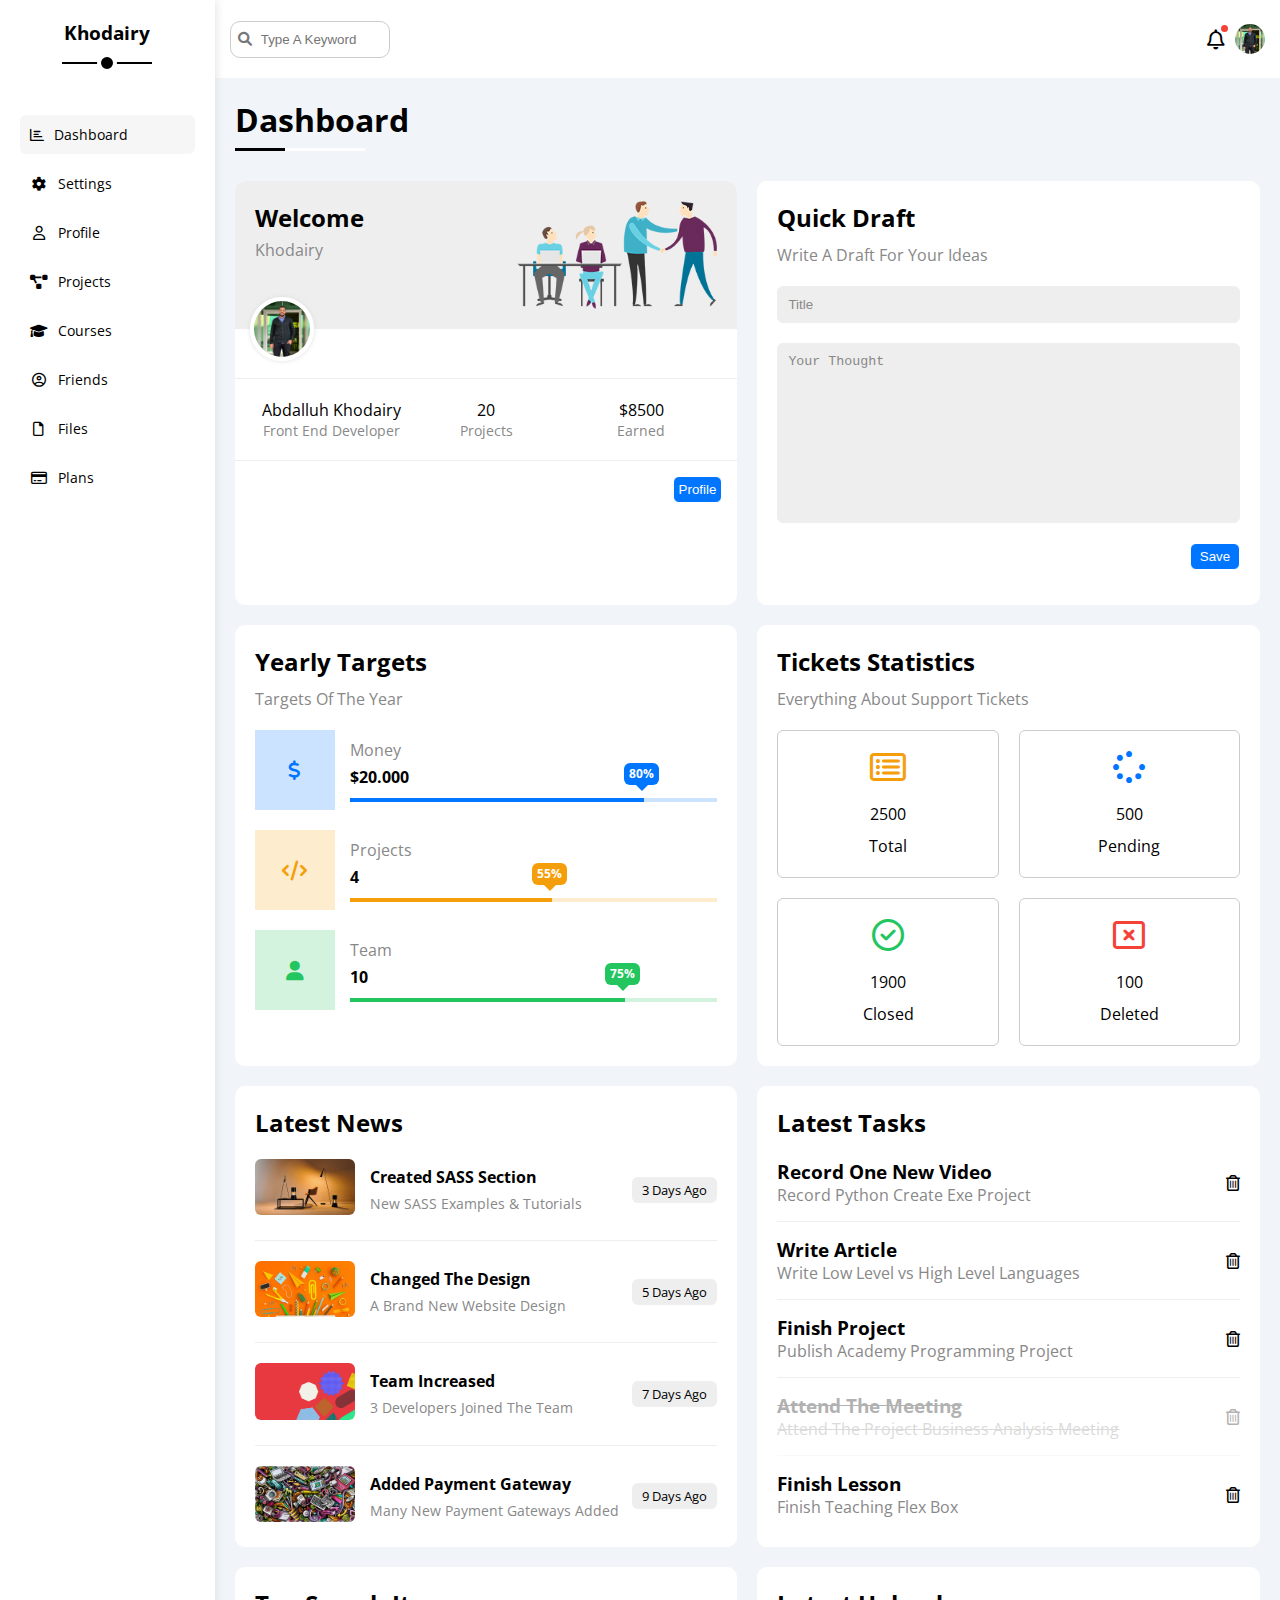
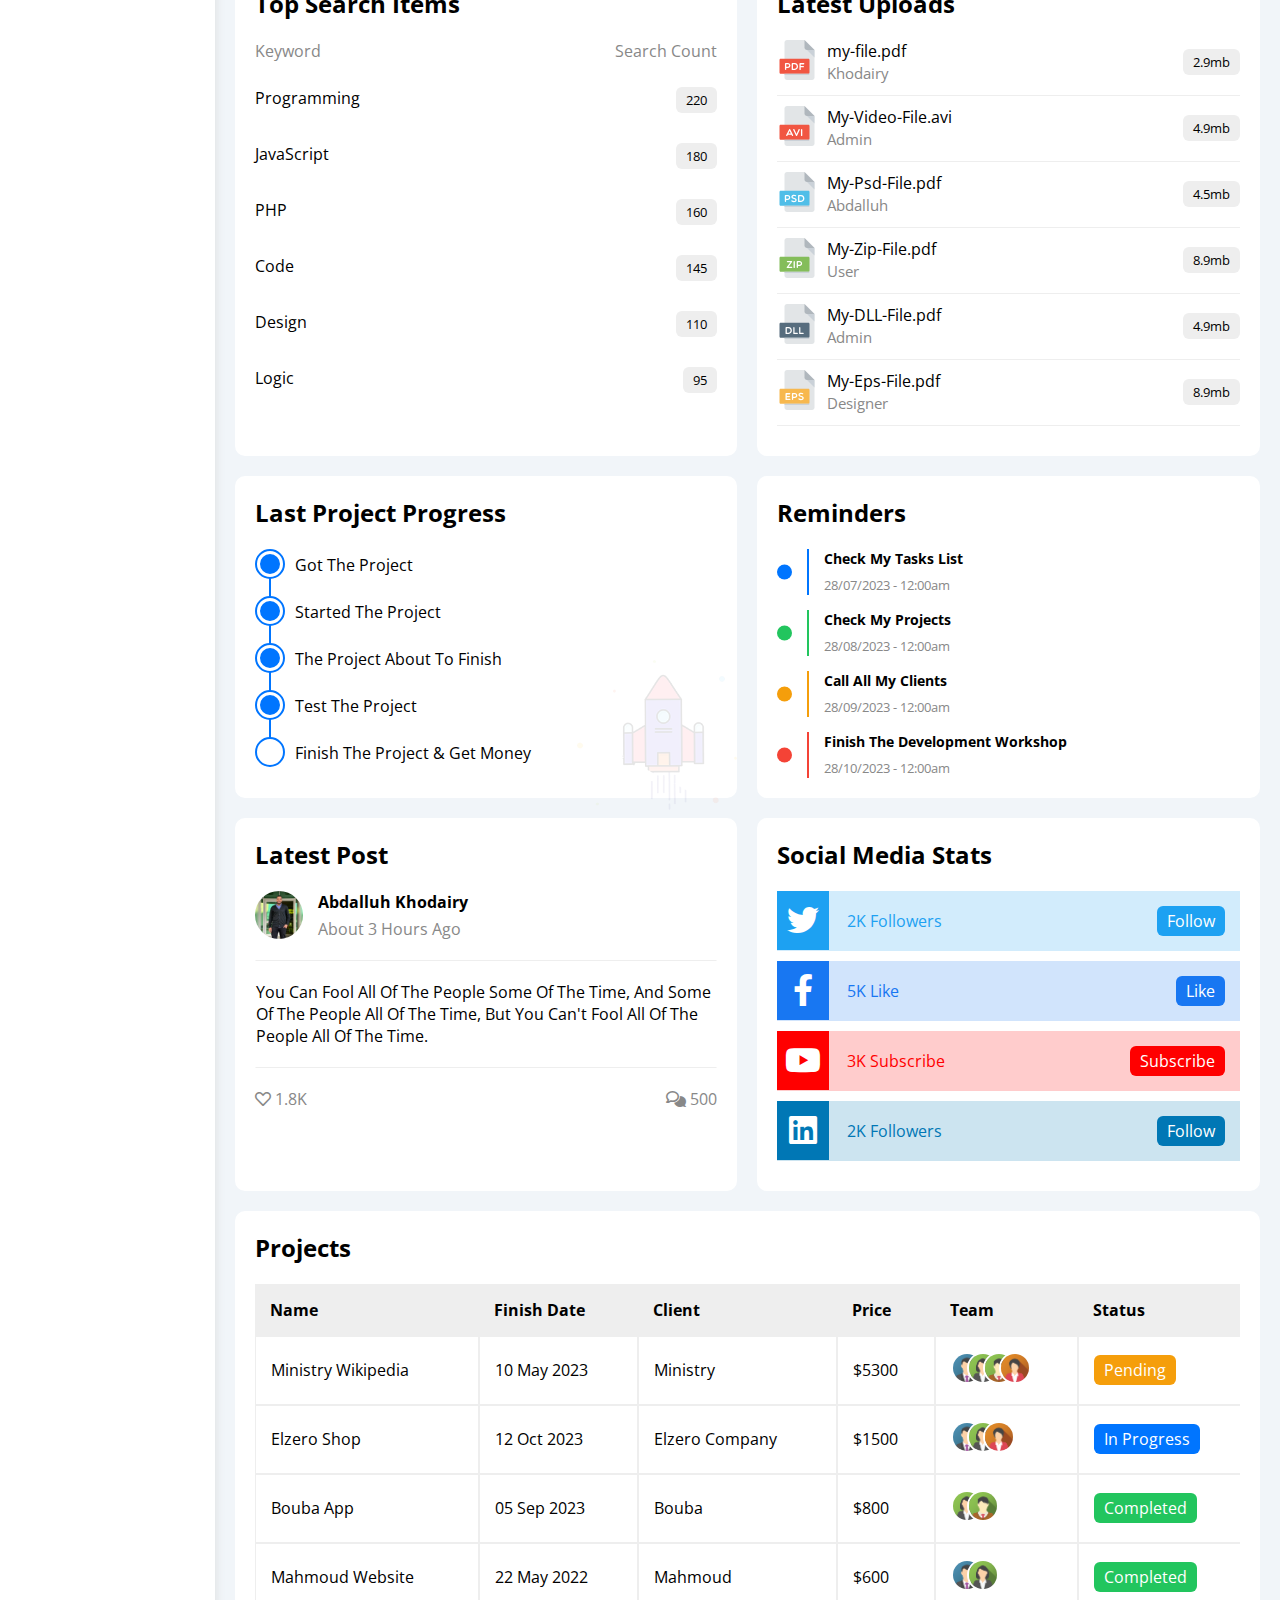
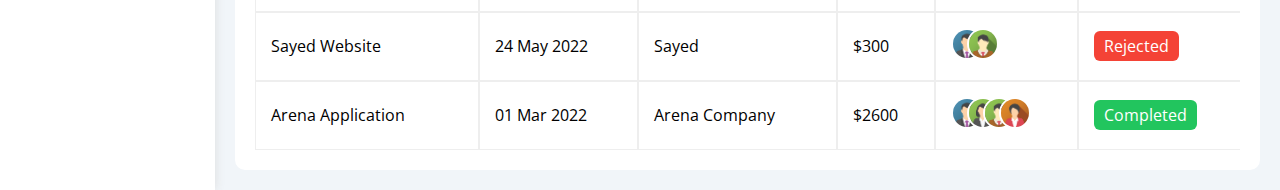
<file: index.html>
<!DOCTYPE html>
<html lang="en">

<head>
    <meta charset="UTF-8">
    <meta name="viewport" content="width=device-width, initial-scale=1.0">
    <link rel="stylesheet" href="css/framework.css">
    <link rel="stylesheet" href="css/main.css">
    <link rel="stylesheet" href="css/all.min.css">
    <link rel="stylesheet" href="css/all.css">
    <title>Dashboard</title>
    <link rel="preconnect" href="https://fonts.googleapis.com">
    <link rel="preconnect" href="https://fonts.gstatic.com" crossorigin>
    <link
        href="https://fonts.googleapis.com/css2?family=Open+Sans:ital,wght@0,300;0,400;0,500;0,600;0,700;0,800;1,300;1,400;1,500;1,600;1,700;1,800&display=swap"
        rel="stylesheet">
</head>

<body>
    <div class="page d-flex">
        <div class="sidebar bg-white p-20 p-relative">
            <h3 class="p-relative mt-0 txt-c">Khodairy</h3>
            <ul>
                <li>
                    <a href="index.html" class="active d-flex align-center c-black rad-6 p-10 fs-14">
                        <i class="fa-regular fa-chart-bar"></i>
                        <span class="hide-media">Dashboard</span>
                    </a>
                </li>
                <li>
                    <a href="settings.html" class="d-flex align-center c-black rad-6 p-10 fs-14">
                        <i class="fa-solid fa-gear fa-fw"></i>
                        <span class="hide-media">Settings</span>
                    </a>
                </li>
                <li>
                    <a href="profile.html" class="d-flex align-center c-black rad-6 p-10 fs-14">
                        <i class="fa-regular fa-user fa-fw"></i>
                        <span class="hide-media">Profile</span>
                    </a>
                </li>
                <li>
                    <a href="projects.html" class="d-flex align-center c-black rad-6 p-10 fs-14">
                        <i class="fa-solid fa-diagram-project fa-fw"></i>
                        <span class="hide-media">Projects</span>
                    </a>
                </li>
                <li>
                    <a href="courses.html" class="d-flex align-center c-black rad-6 p-10 fs-14">
                        <i class="fa-solid fa-graduation-cap fa-fw"></i>
                        <span class="hide-media">Courses</span>
                    </a>
                </li>
                <li>
                    <a href="friends.html" class="d-flex align-center c-black rad-6 p-10 fs-14">
                        <i class="fa-regular fa-circle-user fa-fw"></i>
                        <span class="hide-media">Friends</span>
                    </a>
                </li>
                <li>
                    <a href="files.html" class="d-flex align-center c-black rad-6 p-10 fs-14">
                        <i class="fa-regular fa-file fa-fw"></i>
                        <span class="hide-media">Files</span>
                    </a>
                </li>
                <li>
                    <a href="plans.html" class="d-flex align-center c-black rad-6 p-10 fs-14">
                        <i class="fa-regular fa-credit-card fa-fw"></i>
                        <span class="hide-media">Plans</span>
                    </a>
                </li>
            </ul>
        </div>
        <div class="content w-full">
            <!-- Start head -->
            <div class="head between-flex bg-white p-15">
                <div class="search">
                    <input type="search" class="p-10" placeholder="Type A Keyword">
                </div>
                <div class="icon d-flex align-center">
                    <span>
                        <i class="fa-regular fa-bell fa-lg"></i>
                    </span>
                    <img src="./images/avatar.jpg" alt="">
                </div>
            </div>
            <!-- End head -->
            <h1 class="p-relative">Dashboard</h1>
            <div class="wrapper d-grid gap-20">
                <div class="welcome bg-white rad-10 txt-c-mobile block-mobile">
                    <div class="upper p-20 d-flex space-b">
                        <div class="name">
                            <h2>Welcome</h2>
                            <p>Khodairy</p>
                        </div>
                        <img class="hide-media" src="./images/welcome.png">
                    </div>
                    <img class="image" src="./images/avatar.jpg">
                    <div class="info d-flex p-10">
                        <div>
                            Abdalluh Khodairy
                            <span class="d-block">Front End Developer</span>
                        </div>
                        <div>
                            20
                            <span class="d-block">Projects</span>
                        </div>
                        <div>
                            $8500
                            <span class="d-block">Earned</span>
                        </div>
                    </div>
                    <button>Profile</button>
                </div>
                <div class="quick bg-white rad-10 txt-c-mobile block-mobile p-20">
                    <div class="name">
                        <h2>Quick Draft</h2>
                        <p>Write A Draft For Your Ideas</p>
                    </div>
                    <div class="form">
                        <form>
                            <input class="rad-6" type="text" placeholder="Title">
                            <textarea class="rad-6" placeholder="Your Thought"></textarea>
                            <input type="submite" value="Save">
                        </form>
                    </div>
                </div>
                <div class="yearly-targets bg-white rad-10 txt-c-mobile block-mobile p-20">
                    <h2>Yearly Targets</h2>
                    <p>Targets Of The Year</p>
                    <div class="boxs">
                        <div class="box d-flex">
                            <div class="logo flex-center">
                                <i class="fa-solid fa-dollar-sign fa-lg"></i>
                            </div>
                            <div class="info">
                                <p>Money</p>
                                <span class="d-block">$20.000</span>
                                <div class="progress">
                                    <span style="width: 80%;"></span>
                                </div>
                            </div>
                        </div>
                        <div class="box d-flex">
                            <div class="logo flex-center">
                                <i class="fa-solid fa-code fa-lg c-orange"></i>
                            </div>
                            <div class="info">
                                <p>Projects</p>
                                <span class="d-block">4</span>
                                <div class="progress">
                                    <span style="width: 55%;"></span>
                                </div>
                            </div>
                        </div>
                        <div class="box d-flex">
                            <div class="logo flex-center">
                                <i class="fa-solid fa-user fa-lg c-green"></i>
                            </div>
                            <div class="info">
                                <p>Team</p>
                                <span class="d-block">10</span>
                                <div class="progress">
                                    <span style="width: 75%;"></span>
                                </div>
                            </div>
                        </div>
                    </div>
                </div>
                <div class="tickets-statistics bg-white rad-10 txt-c-mobile block-mobile p-20">
                    <h2>Tickets Statistics</h2>
                    <p>Everything About Support Tickets</p>
                    <div class="boxs d-grid">
                        <div class="box d-flex">
                            <i class="fa-regular fa-rectangle-list fa-2x mb-10 c-orange"></i>
                            <span>2500</span>
                            Total
                        </div>
                        <div class="box d-flex">
                            <i class="fa-solid fa-spinner fa-2x mb-10 c-blue"></i>
                            <span>500</span>
                            Pending
                        </div>
                        <div class="box d-flex">
                            <i class="fa-regular fa-circle-check fa-2x mb-10 c-green"></i>
                            <span>1900</span>
                            Closed
                        </div>
                        <div class="box d-flex">
                            <i class="fa-regular fa-rectangle-xmark fa-2x mb-10 c-red"></i>
                            <span>100</span>
                            Deleted
                        </div>
                    </div>
                </div>
                <div class="latest-news bg-white rad-10 txt-c-mobile block-mobile p-20">
                    <h2>Latest News</h2>
                    <div class="boxs d-flex">
                        <div class="box d-flex">
                            <div class="image">
                                <img src="images/news-01.png">
                            </div>
                            <div class="info">
                                <h3>Created SASS Section</h3>
                                <p>New SASS Examples & Tutorials</p>
                            </div>
                            <div class="button shape bg-eee">3 Days Ago</div>
                        </div>
                        <div class="box d-flex">
                            <div class="image">
                                <img src="images/news-02.png">
                            </div>
                            <div class="info">
                                <h3>Changed The Design</h3>
                                <p>A Brand New Website Design</p>
                            </div>
                            <div class="button shape bg-eee">5 Days Ago</div>
                        </div>
                        <div class="box d-flex">
                            <div class="image">
                                <img src="images/news-03.png">
                            </div>
                            <div class="info">
                                <h3>Team Increased</h3>
                                <p>3 Developers Joined The Team</p>
                            </div>
                            <div class="button shape bg-eee">7 Days Ago</div>
                        </div>
                        <div class="box d-flex">
                            <div class="image">
                                <img src="images/news-04.png">
                            </div>
                            <div class="info">
                                <h3>Added Payment Gateway</h3>
                                <p>Many New Payment Gateways Added</p>
                            </div>
                            <div class="button shape bg-eee">9 Days Ago</div>
                        </div>
                    </div>
                </div>
                <div class="latest-tasks bg-white rad-10 txt-c-mobile block-mobile p-20">
                    <h2>Latest Tasks</h2>
                    <div class="boxs d-flex">
                        <div class="box d-flex">
                            <div class="info">
                                <h3>Record One New Video</h3>
                                <p>Record Python Create Exe Project</p>
                            </div>
                            <div class="logo">
                                <i class="fa-regular fa-trash-can delete"></i>
                            </div>
                        </div>
                        <div class="box d-flex">
                            <div class="info">
                                <h3>Write Article</h3>
                                <p>Write Low Level vs High Level Languages</p>
                            </div>
                            <div class="logo">
                                <i class="fa-regular fa-trash-can delete"></i>
                            </div>
                        </div>
                        <div class="box d-flex">
                            <div class="info">
                                <h3>Finish Project</h3>
                                <p>Publish Academy Programming Project</p>
                            </div>
                            <div class="logo">
                                <i class="fa-regular fa-trash-can delete"></i>
                            </div>
                        </div>
                        <div class="box d-flex">
                            <div class="info">
                                <h3><del>Attend The Meeting</del></h3>
                                <p><del>Attend The Project Business Analysis Meeting</del></p>
                            </div>
                            <div class="logo">
                                <i class="fa-regular fa-trash-can delete"></i>
                            </div>
                        </div>
                        <div class="box d-flex">
                            <div class="info">
                                <h3>Finish Lesson</h3>
                                <p>Finish Teaching Flex Box</p>
                            </div>
                            <div class="logo">
                                <i class="fa-regular fa-trash-can delete"></i>
                            </div>
                        </div>
                    </div>
                </div>
                <div class="top-search-items bg-white rad-10 txt-c-mobile block-mobile p-20">
                    <h2>Top Search Items</h2>
                    <div class="boxs d-flex">
                        <div class="box d-flex">
                            <div>Keyword</div>
                            <div>Search Count</div>
                        </div>
                        <div class="box d-flex">
                            <span>Programming</span>
                            <span class="shape bg-eee">220</span>
                        </div>
                        <div class="box d-flex">
                            <span>JavaScript</span>
                            <span class="shape bg-eee">180</span>
                        </div>
                        <div class="box d-flex">
                            <span>PHP</span>
                            <span class="shape bg-eee">160</span>
                        </div>
                        <div class="box d-flex">
                            <span>Code</span>
                            <span class="shape bg-eee">145</span>
                        </div>
                        <div class="box d-flex">
                            <span>Design</span>
                            <span class="shape bg-eee">110</span>
                        </div>
                        <div class="box d-flex">
                            <span>Logic</span>
                            <span class="shape bg-eee">95</span>
                        </div>
                    </div>
                </div>
                <div class="latest-uploads bg-white rad-10 txt-c-mobile block-mobile p-20">
                    <h2>Latest Uploads</h2>
                    <div class="boxs d-flex">
                        <div class="box d-flex">
                            <div class="image">
                                <img src="images/pdf.svg" alt="">
                            </div>
                            <div class="info">
                                <span class="d-block">my-file.pdf</span>
                                <span>Khodairy</span>
                            </div>
                            <div class="button shape bg-eee">2.9mb</div>
                        </div>
                        <div class="box d-flex">
                            <div class="image">
                                <img src="images/avi.svg" alt="">
                            </div>
                            <div class="info">
                                <span class="d-block">My-Video-File.avi</span>
                                <span>Admin</span>
                            </div>
                            <div class="button shape bg-eee">4.9mb</div>
                        </div>
                        <div class="box d-flex">
                            <div class="image">
                                <img src="images/psd.svg" alt="">
                            </div>
                            <div class="info">
                                <span class="d-block">My-Psd-File.pdf</span>
                                <span>Abdalluh</span>
                            </div>
                            <div class="button shape bg-eee">4.5mb</div>
                        </div>
                        <div class="box d-flex">
                            <div class="image">
                                <img src="images/zip.svg" alt="">
                            </div>
                            <div class="info">
                                <span class="d-block">My-Zip-File.pdf</span>
                                <span>User</span>
                            </div>
                            <div class="button shape bg-eee">8.9mb</div>
                        </div>
                        <div class="box d-flex">
                            <div class="image">
                                <img src="images/dll.svg" alt="">
                            </div>
                            <div class="info">
                                <span class="d-block">My-DLL-File.pdf</span>
                                <span>Admin</span>
                            </div>
                            <div class="button shape bg-eee">4.9mb</div>
                        </div>
                        <div class="box d-flex">
                            <div class="image">
                                <img src="images/eps.svg" alt="">
                            </div>
                            <div class="info">
                                <span class="d-block">My-Eps-File.pdf</span>
                                <span>Designer</span>
                            </div>
                            <div class="button shape bg-eee">8.9mb</div>
                        </div>
                    </div>
                </div>
                <div class="last-project-progress bg-white rad-10 txt-c-mobile block-mobile p-20">
                    <h2>Last Project Progress</h2>
                    <ul>
                        <li>Got The Project</li>
                        <li>Started The Project</li>
                        <li>The Project About To Finish</li>
                        <li>Test The Project</li>
                        <li>Finish The Project & Get Money</li>
                    </ul>
                    <img class="hide-media" src="images/project.png" alt="">
                </div>
                <div class="reminders bg-white rad-10 txt-c-mobile block-mobile p-20">
                    <h2>Reminders</h2>
                    <ul>
                        <li>
                            <span class="bg-blue"></span>
                            <div style="border-color: #0075ff">
                                <p>Check My Tasks List</p>
                                <span>28/07/2023 - 12:00am</span>
                            </div>
                        </li>
                        <li>
                            <span class="bg-green"></span>
                            <div style="border-color: #22c55e">
                                <p>Check My Projects</p>
                                <span>28/08/2023 - 12:00am</span>
                            </div>
                        </li>
                        <li>
                            <span class="bg-orange"></span>
                            <div style="border-color: #f59e0b">
                                <p>Call All My Clients</p>
                                <span>28/09/2023 - 12:00am</span>
                            </div>
                        </li>
                        <li>
                            <span class="bg-red"></span>
                            <div style="border-color: #f44336">
                                <p>Finish The Development Workshop</p>
                                <span>28/10/2023 - 12:00am</span>
                            </div>
                        </li>
                    </ul>
                </div>
                <div class="latest-post bg-white rad-10 txt-c-mobile block-mobile p-20">
                    <h2 class="mb-20">Latest Post</h2>
                    <div class="h d-flex">
                        <img class="icon" src="images/avatar.jpg">
                        <div>
                            <span class="d-block">Abdalluh Khodairy</span>
                            <span>About 3 Hours Ago</span>
                        </div>
                    </div>
                    <div class="c">
                        You Can Fool All Of The People Some Of The Time, And Some Of The People All Of The Time, But
                        You Can't Fool All Of The People All Of The Time.
                    </div>
                    <div class="f d-flex">
                        <div class="left">
                            <i class="fa-regular fa-heart"></i>
                            <span>1.8K</span>
                        </div>
                        <div class="right">
                            <i class="fa-regular fa-comments"></i>
                            <span>500</span>
                        </div>
                    </div>
                </div>
                <div class="social-media-stats bg-white rad-10 txt-c-mobile block-mobile p-20">
                    <h2 class="mb-20">Social Media Stats</h2>
                    <ul>
                        <li class="twitter">
                            <i class="fa-brands fa-twitter fa-2x flex-center"></i>
                            <div class="box d-flex">
                                <span>2K Followers</span>
                                <a class="shape" href="#">Follow</a>
                            </div>
                        </li>
                        <li class="facebook">
                            <i class="fa-brands fa-facebook-f fa-2x flex-center"></i>
                            <div class="box d-flex">
                                <span>5K Like</span>
                                <a class="shape" href="#">Like</a>
                            </div>
                        </li>
                        <li class="youtube">
                            <i class="fa-brands fa-youtube fa-2x flex-center"></i>
                            <div class="box d-flex">
                                <span>3K Subscribe</span>
                                <a class="shape" href="#">Subscribe</a>
                            </div>
                        </li>
                        <li class="linkedin">
                            <i class="fa-brands fa-linkedin fa-2x flex-center"></i>
                            <div class="box d-flex">
                                <span>2K Followers</span>
                                <a class="shape" href="#">Follow</a>
                            </div>
                        </li>
                    </ul>
                </div>
            </div>
            <div class="projects bg-white rad-10 txt-c-mobile block-mobile p-20">
                <h2 class="mb-20">Projects</h2>
                <div class="table-responsive">
                    <table>
                        <thead>
                            <tr>
                                <td>Name</td>
                                <td>Finish Date</td>
                                <td>Client</td>
                                <td>Price</td>
                                <td>Team</td>
                                <td>Status</td>
                            </tr>
                        </thead>
                        <tbody>
                            <tr>
                                <td>Ministry Wikipedia</td>
                                <td>10 May 2023</td>
                                <td>Ministry</td>
                                <td>$5300</td>
                                <td>
                                    <img src="images/team-01.png">
                                    <img src="images/team-02.png">
                                    <img src="images/team-03.png">
                                    <img src="images/team-04.png">
                                </td>
                                <td><span class="shape bg-orange">Pending</span></td>
                            </tr>
                            <tr>
                                <td>Elzero Shop</td>
                                <td>12 Oct 2023</td>
                                <td>Elzero Company</td>
                                <td>$1500</td>
                                <td>
                                    <img src="images/team-01.png">
                                    <img src="images/team-02.png">
                                    <img src="images/team-04.png">
                                </td>
                                <td><span class="shape bg-blue">In Progress</span></td>
                            </tr>
                            <tr>
                                <td>Bouba App</td>
                                <td>05 Sep 2023</td>
                                <td>Bouba</td>
                                <td>$800</td>
                                <td>
                                    <img src="images/team-02.png">
                                    <img src="images/team-03.png">
                                </td>
                                <td><span class="shape bg-green">Completed</span></td>
                            </tr>
                            <tr>
                                <td>Mahmoud Website</td>
                                <td>22 May 2022</td>
                                <td>Mahmoud</td>
                                <td>$600</td>
                                <td>
                                    <img src="images/team-01.png">
                                    <img src="images/team-02.png">
                                </td>
                                <td><span class="shape bg-green">Completed</span></td>
                            </tr>
                            <tr>
                                <td>Sayed Website</td>
                                <td>24 May 2022</td>
                                <td>Sayed</td>
                                <td>$300</td>
                                <td>
                                    <img src="images/team-01.png">
                                    <img src="images/team-03.png">
                                </td>
                                <td><span class="shape bg-red">Rejected</span></td>
                            </tr>
                            <tr>
                                <td>Arena Application</td>
                                <td>01 Mar 2022</td>
                                <td>Arena Company</td>
                                <td>$2600</td>
                                <td>
                                    <img src="images/team-01.png">
                                    <img src="images/team-02.png">
                                    <img src="images/team-03.png">
                                    <img src="images/team-04.png">
                                </td>
                                <td><span class="shape bg-green">Completed</span></td>
                            </tr>
                        </tbody>
                    </table>
                </div>
            </div>
        </div>
    </div>
    </div>
    <script src="javaScript/main.js"></script>
</body>

</html>
</file>
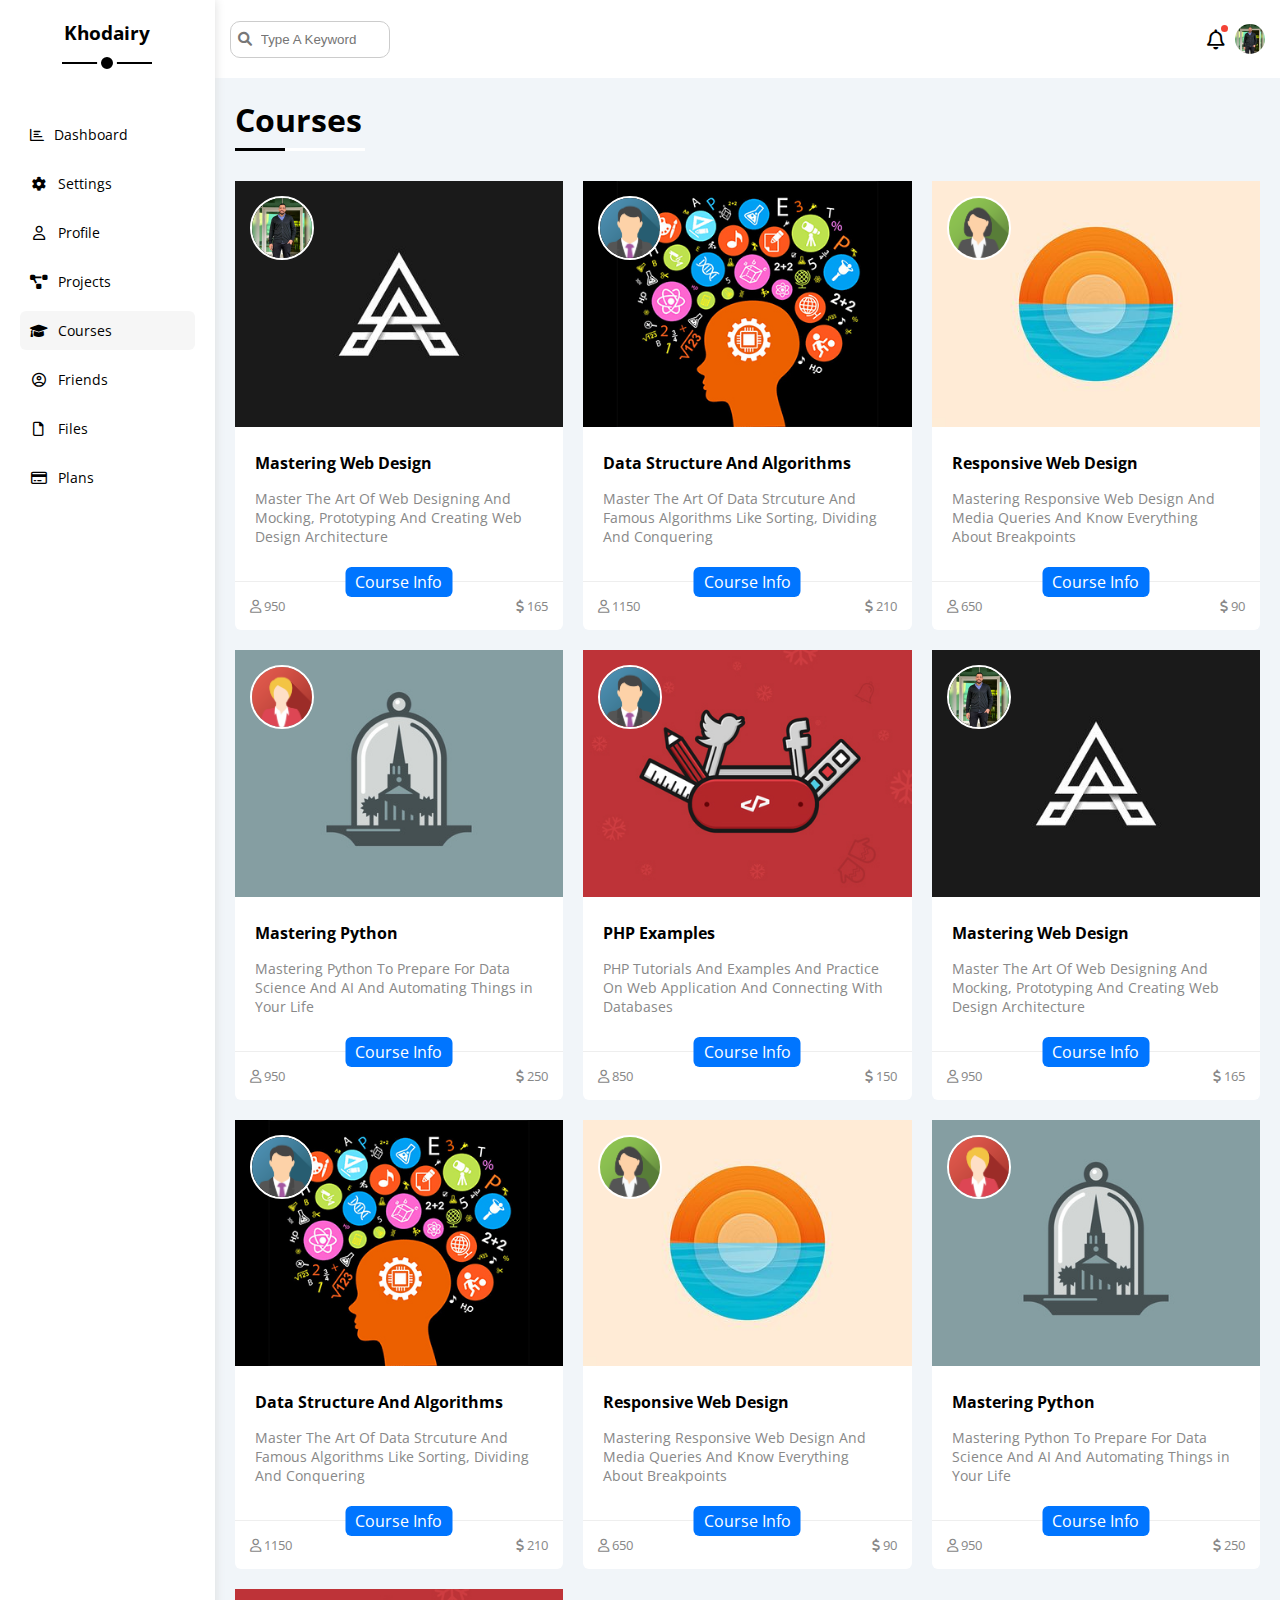
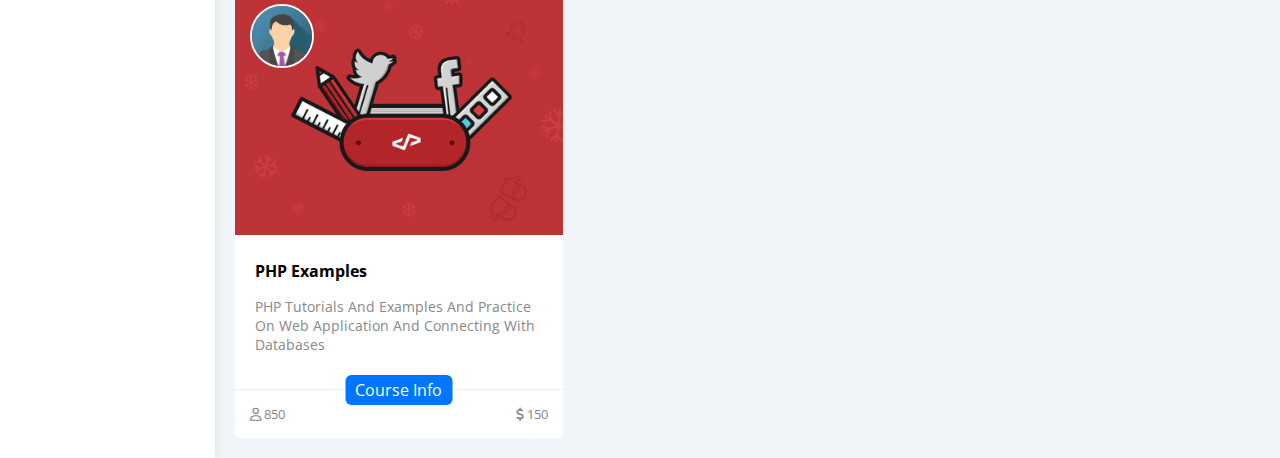
<file: courses.html>
<!DOCTYPE html>
<html lang="en">

<head>
    <meta charset="UTF-8">
    <meta name="viewport" content="width=device-width, initial-scale=1.0">
    <link rel="stylesheet" href="css/framework.css">
    <link rel="stylesheet" href="css/main.css">
    <link rel="stylesheet" href="css/all.min.css">
    <link rel="stylesheet" href="css/all.css">
    <title>Courses</title>
    <link rel="preconnect" href="https://fonts.googleapis.com">
    <link rel="preconnect" href="https://fonts.gstatic.com" crossorigin>
    <link
        href="https://fonts.googleapis.com/css2?family=Open+Sans:ital,wght@0,300;0,400;0,500;0,600;0,700;0,800;1,300;1,400;1,500;1,600;1,700;1,800&display=swap"
        rel="stylesheet">
</head>

<body>
    <div class="page d-flex">
        <div class="sidebar bg-white p-20 p-relative">
            <h3 class="p-relative mt-0 txt-c">Khodairy</h3>
            <ul>
                <li>
                    <a href="index.html" class="d-flex align-center c-black rad-6 p-10 fs-14">
                        <i class="fa-regular fa-chart-bar"></i>
                        <span class="hide-media">Dashboard</span>
                    </a>
                </li>
                <li>
                    <a href="settings.html" class="d-flex align-center c-black rad-6 p-10 fs-14">
                        <i class="fa-solid fa-gear fa-fw"></i>
                        <span class="hide-media">Settings</span>
                    </a>
                </li>
                <li>
                    <a href="profile.html" class="d-flex align-center c-black rad-6 p-10 fs-14">
                        <i class="fa-regular fa-user fa-fw"></i>
                        <span class="hide-media">Profile</span>
                    </a>
                </li>
                <li>
                    <a href="projects.html" class="d-flex align-center c-black rad-6 p-10 fs-14">
                        <i class="fa-solid fa-diagram-project fa-fw"></i>
                        <span class="hide-media">Projects</span>
                    </a>
                </li>
                <li>
                    <a href="courses.html" class="active d-flex align-center c-black rad-6 p-10 fs-14">
                        <i class="fa-solid fa-graduation-cap fa-fw"></i>
                        <span class="hide-media">Courses</span>
                    </a>
                </li>
                <li>
                    <a href="friends.html" class="d-flex align-center c-black rad-6 p-10 fs-14">
                        <i class="fa-regular fa-circle-user fa-fw"></i>
                        <span class="hide-media">Friends</span>
                    </a>
                </li>
                <li>
                    <a href="files.html" class="d-flex align-center c-black rad-6 p-10 fs-14">
                        <i class="fa-regular fa-file fa-fw"></i>
                        <span class="hide-media">Files</span>
                    </a>
                </li>
                <li>
                    <a href="plans.html" class="d-flex align-center c-black rad-6 p-10 fs-14">
                        <i class="fa-regular fa-credit-card fa-fw"></i>
                        <span class="hide-media">Plans</span>
                    </a>
                </li>
            </ul>
        </div>
        <div class="content w-full">
            <!-- Start head -->
            <div class="head between-flex bg-white p-15">
                <div class="search">
                    <input type="search" class="p-10" placeholder="Type A Keyword">
                </div>
                <div class="icon d-flex align-center">
                    <span>
                        <i class="fa-regular fa-bell fa-lg"></i>
                    </span>
                    <img src="./images/avatar.jpg" alt="">
                </div>
            </div>
            <!-- End head -->
            <h1 class="p-relative">Courses</h1>
            <div class="courses-page m-20 d-grid">
                <div class="course bg-white rad-6 p-relative">
                    <img src="images/course-01.jpg">
                    <img src="images/avatar.jpg">
                    <div class="info p-20">
                        <h4>Mastering Web Design</h4>
                        <p>Master The Art Of Web Designing And Mocking, Prototyping And Creating Web Design Architecture
                        </p>
                    </div>
                    <span class="shape c-white bg-blue">Course Info</span>
                    <div class="salary d-flex p-15">
                        <span>
                            <i class="fa-regular fa-user"></i>
                            950
                        </span>
                        <span>
                            <i class="fa-solid fa-dollar-sign"></i>
                            165
                        </span>
                    </div>
                </div>
                <div class="course bg-white rad-6 p-relative">
                    <img src="images/course-02.jpg">
                    <img src="images/team-01.png">
                    <div class="info p-20">
                        <h4>Data Structure And Algorithms</h4>
                        <p>Master The Art Of Data Strcuture And Famous Algorithms Like Sorting, Dividing And Conquering
                        </p>
                    </div>
                    <span class="shape c-white bg-blue">Course Info</span>
                    <div class="salary d-flex p-15">
                        <span>
                            <i class="fa-regular fa-user"></i>
                            1150
                        </span>
                        <span>
                            <i class="fa-solid fa-dollar-sign"></i>
                            210
                        </span>
                    </div>
                </div>
                <div class="course bg-white rad-6 p-relative">
                    <img src="images/course-03.jpg">
                    <img src="images/team-02.png">
                    <div class="info p-20">
                        <h4>Responsive Web Design</h4>
                        <p>Mastering Responsive Web Design And Media Queries And Know Everything About Breakpoints
                        </p>
                    </div>
                    <span class="shape c-white bg-blue">Course Info</span>
                    <div class="salary d-flex p-15">
                        <span>
                            <i class="fa-regular fa-user"></i>
                            650
                        </span>
                        <span>
                            <i class="fa-solid fa-dollar-sign"></i>
                            90
                        </span>
                    </div>
                </div>
                <div class="course bg-white rad-6 p-relative">
                    <img src="images/course-04.jpg">
                    <img src="images/team-05.png">
                    <div class="info p-20">
                        <h4>Mastering Python</h4>
                        <p>Mastering Python To Prepare For Data Science And AI And Automating Things in Your Life
                        </p>
                    </div>
                    <span class="shape c-white bg-blue">Course Info</span>
                    <div class="salary d-flex p-15">
                        <span>
                            <i class="fa-regular fa-user"></i>
                            950
                        </span>
                        <span>
                            <i class="fa-solid fa-dollar-sign"></i>
                            250
                        </span>
                    </div>
                </div>
                <div class="course bg-white rad-6 p-relative">
                    <img src="images/course-05.jpg">
                    <img src="images/team-01.png">
                    <div class="info p-20">
                        <h4>PHP Examples</h4>
                        <p>PHP Tutorials And Examples And Practice On Web Application And Connecting With Databases
                        </p>
                    </div>
                    <span class="shape c-white bg-blue">Course Info</span>
                    <div class="salary d-flex p-15">
                        <span>
                            <i class="fa-regular fa-user"></i>
                            850
                        </span>
                        <span>
                            <i class="fa-solid fa-dollar-sign"></i>
                            150
                        </span>
                    </div>
                </div>
                <div class="course bg-white rad-6 p-relative">
                    <img src="images/course-01.jpg">
                    <img src="images/avatar.jpg">
                    <div class="info p-20">
                        <h4>Mastering Web Design</h4>
                        <p>Master The Art Of Web Designing And Mocking, Prototyping And Creating Web Design Architecture
                        </p>
                    </div>
                    <span class="shape c-white bg-blue">Course Info</span>
                    <div class="salary d-flex p-15">
                        <span>
                            <i class="fa-regular fa-user"></i>
                            950
                        </span>
                        <span>
                            <i class="fa-solid fa-dollar-sign"></i>
                            165
                        </span>
                    </div>
                </div>
                <div class="course bg-white rad-6 p-relative">
                    <img src="images/course-02.jpg">
                    <img src="images/team-01.png">
                    <div class="info p-20">
                        <h4>Data Structure And Algorithms</h4>
                        <p>Master The Art Of Data Strcuture And Famous Algorithms Like Sorting, Dividing And Conquering
                        </p>
                    </div>
                    <span class="shape c-white bg-blue">Course Info</span>
                    <div class="salary d-flex p-15">
                        <span>
                            <i class="fa-regular fa-user"></i>
                            1150
                        </span>
                        <span>
                            <i class="fa-solid fa-dollar-sign"></i>
                            210
                        </span>
                    </div>
                </div>
                <div class="course bg-white rad-6 p-relative">
                    <img src="images/course-03.jpg">
                    <img src="images/team-02.png">
                    <div class="info p-20">
                        <h4>Responsive Web Design</h4>
                        <p>Mastering Responsive Web Design And Media Queries And Know Everything About Breakpoints
                        </p>
                    </div>
                    <span class="shape c-white bg-blue">Course Info</span>
                    <div class="salary d-flex p-15">
                        <span>
                            <i class="fa-regular fa-user"></i>
                            650
                        </span>
                        <span>
                            <i class="fa-solid fa-dollar-sign"></i>
                            90
                        </span>
                    </div>
                </div>
                <div class="course bg-white rad-6 p-relative">
                    <img src="images/course-04.jpg">
                    <img src="images/team-05.png">
                    <div class="info p-20">
                        <h4>Mastering Python</h4>
                        <p>Mastering Python To Prepare For Data Science And AI And Automating Things in Your Life
                        </p>
                    </div>
                    <span class="shape c-white bg-blue">Course Info</span>
                    <div class="salary d-flex p-15">
                        <span>
                            <i class="fa-regular fa-user"></i>
                            950
                        </span>
                        <span>
                            <i class="fa-solid fa-dollar-sign"></i>
                            250
                        </span>
                    </div>
                </div>
                <div class="course bg-white rad-6 p-relative">
                    <img src="images/course-05.jpg">
                    <img src="images/team-01.png">
                    <div class="info p-20">
                        <h4>PHP Examples</h4>
                        <p>PHP Tutorials And Examples And Practice On Web Application And Connecting With Databases
                        </p>
                    </div>
                    <span class="shape c-white bg-blue">Course Info</span>
                    <div class="salary d-flex p-15">
                        <span>
                            <i class="fa-regular fa-user"></i>
                            850
                        </span>
                        <span>
                            <i class="fa-solid fa-dollar-sign"></i>
                            150
                        </span>
                    </div>
                </div>

            </div>
        </div>
    </div>
    </div>
    <script src="javaScript/main.js"></script>
</body>

</html>
</file>
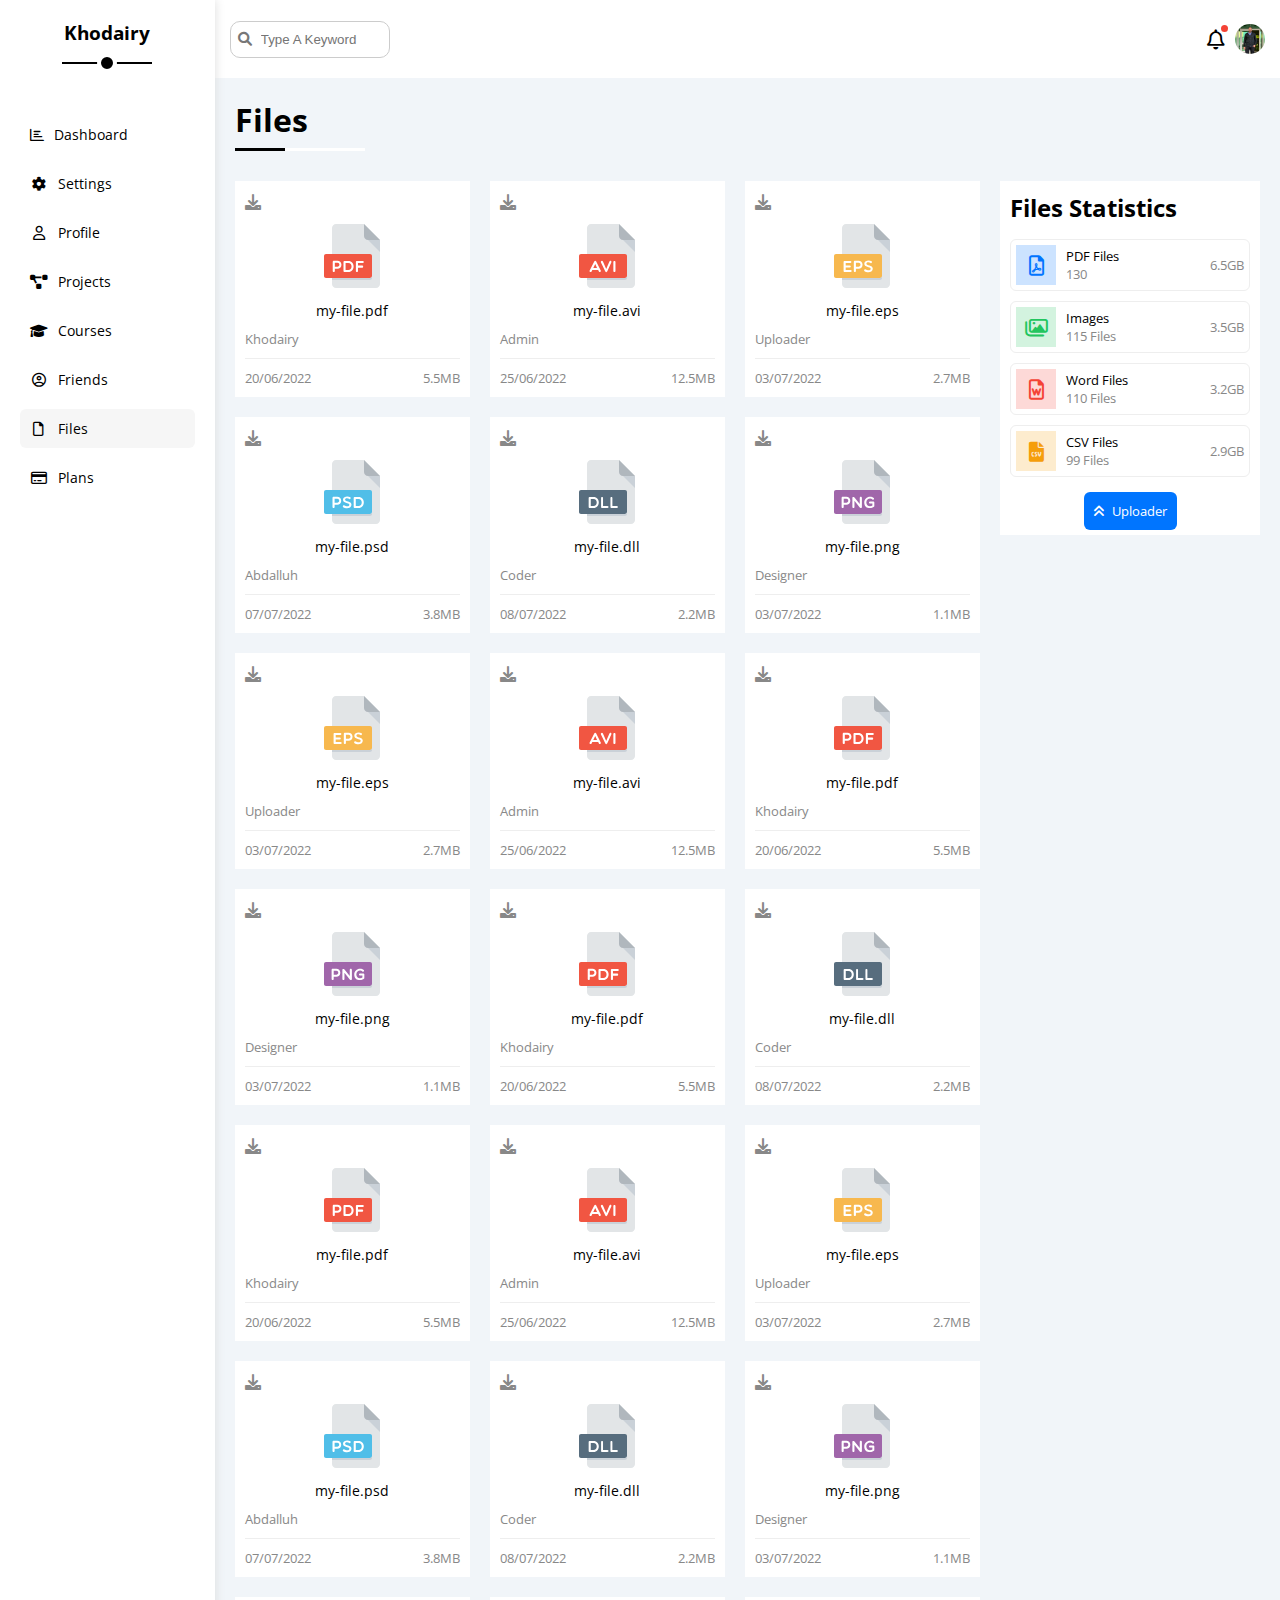
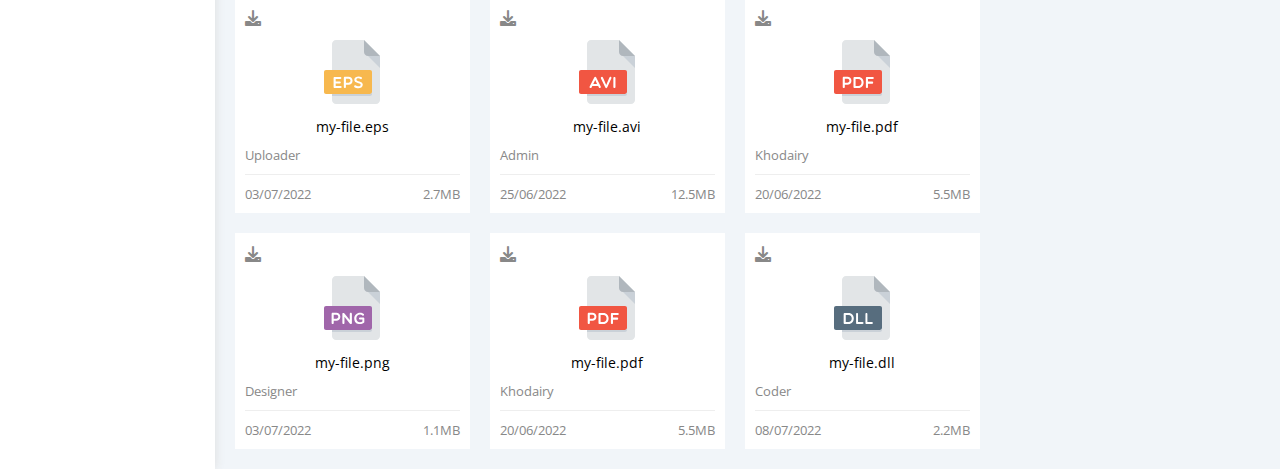
<file: files.html>
<!DOCTYPE html>
<html lang="en">

<head>
    <meta charset="UTF-8">
    <meta name="viewport" content="width=device-width, initial-scale=1.0">
    <link rel="stylesheet" href="css/framework.css">
    <link rel="stylesheet" href="css/main.css">
    <link rel="stylesheet" href="css/all.min.css">
    <link rel="stylesheet" href="css/all.css">
    <title>Files</title>
    <link rel="preconnect" href="https://fonts.googleapis.com">
    <link rel="preconnect" href="https://fonts.gstatic.com" crossorigin>
    <link
        href="https://fonts.googleapis.com/css2?family=Open+Sans:ital,wght@0,300;0,400;0,500;0,600;0,700;0,800;1,300;1,400;1,500;1,600;1,700;1,800&display=swap"
        rel="stylesheet">
</head>

<body>
    <div class="page d-flex">
        <div class="sidebar bg-white p-20 p-relative">
            <h3 class="p-relative mt-0 txt-c">Khodairy</h3>
            <ul>
                <li>
                    <a href="index.html" class="d-flex align-center c-black rad-6 p-10 fs-14">
                        <i class="fa-regular fa-chart-bar"></i>
                        <span class="hide-media">Dashboard</span>
                    </a>
                </li>
                <li>
                    <a href="settings.html" class="d-flex align-center c-black rad-6 p-10 fs-14">
                        <i class="fa-solid fa-gear fa-fw"></i>
                        <span class="hide-media">Settings</span>
                    </a>
                </li>
                <li>
                    <a href="profile.html" class="d-flex align-center c-black rad-6 p-10 fs-14">
                        <i class="fa-regular fa-user fa-fw"></i>
                        <span class="hide-media">Profile</span>
                    </a>
                </li>
                <li>
                    <a href="projects.html" class="d-flex align-center c-black rad-6 p-10 fs-14">
                        <i class="fa-solid fa-diagram-project fa-fw"></i>
                        <span class="hide-media">Projects</span>
                    </a>
                </li>
                <li>
                    <a href="courses.html" class="d-flex align-center c-black rad-6 p-10 fs-14">
                        <i class="fa-solid fa-graduation-cap fa-fw"></i>
                        <span class="hide-media">Courses</span>
                    </a>
                </li>
                <li>
                    <a href="friends.html" class="d-flex align-center c-black rad-6 p-10 fs-14">
                        <i class="fa-regular fa-circle-user fa-fw"></i>
                        <span class="hide-media">Friends</span>
                    </a>
                </li>
                <li>
                    <a href="files.html" class="active d-flex align-center c-black rad-6 p-10 fs-14">
                        <i class="fa-regular fa-file fa-fw"></i>
                        <span class="hide-media">Files</span>
                    </a>
                </li>
                <li>
                    <a href="plans.html" class="d-flex align-center c-black rad-6 p-10 fs-14">
                        <i class="fa-regular fa-credit-card fa-fw"></i>
                        <span class="hide-media">Plans</span>
                    </a>
                </li>
            </ul>
        </div>
        <div class="content w-full">
            <!-- Start head -->
            <div class="head between-flex bg-white p-15">
                <div class="search">
                    <input type="search" class="p-10" placeholder="Type A Keyword">
                </div>
                <div class="icon d-flex align-center">
                    <span>
                        <i class="fa-regular fa-bell fa-lg"></i>
                    </span>
                    <img src="./images/avatar.jpg" alt="">
                </div>
            </div>
            <!-- End head -->
            <h1 class="p-relative">Files</h1>
            <div class="files-page m-20">
                <div class="files d-grid">
                    <div class="file bg-white p-10  p-relative">
                        <div class="icon p-relative">
                            <i class="fa-solid fa-download c-gray p-absolute"></i>
                            <img src="images/pdf.svg">
                        </div>
                        <div class="name">my-file.pdf</div>
                        <p class="c-gray fs-13">Khodairy</p>
                        <div class="time d-flex space-b fs-13 c-gray">
                            <span>20/06/2022</span>
                            <span>5.5MB</span>
                        </div>
                    </div>
                    <div class="file bg-white p-10  p-relative">
                        <div class="icon p-relative">
                            <i class="fa-solid fa-download c-gray p-absolute"></i>
                            <img src="images/avi.svg">
                        </div>
                        <div class="name">my-file.avi</div>
                        <p class="c-gray fs-13">Admin</p>
                        <div class="time d-flex space-b fs-13 c-gray">
                            <span>25/06/2022</span>
                            <span>12.5MB</span>
                        </div>
                    </div>
                    <div class="file bg-white p-10  p-relative">
                        <div class="icon p-relative">
                            <i class="fa-solid fa-download c-gray p-absolute"></i>
                            <img src="images/eps.svg">
                        </div>
                        <div class="name">my-file.eps</div>
                        <p class="c-gray fs-13">Uploader</p>
                        <div class="time d-flex space-b fs-13 c-gray">
                            <span>03/07/2022</span>
                            <span>2.7MB</span>
                        </div>
                    </div>
                    <div class="file bg-white p-10  p-relative">
                        <div class="icon p-relative">
                            <i class="fa-solid fa-download c-gray p-absolute"></i>
                            <img src="images/psd.svg">
                        </div>
                        <div class="name">my-file.psd</div>
                        <p class="c-gray fs-13">Abdalluh</p>
                        <div class="time d-flex space-b fs-13 c-gray">
                            <span>07/07/2022</span>
                            <span>3.8MB</span>
                        </div>
                    </div>
                    <div class="file bg-white p-10  p-relative">
                        <div class="icon p-relative">
                            <i class="fa-solid fa-download c-gray p-absolute"></i>
                            <img src="images/dll.svg">
                        </div>
                        <div class="name">my-file.dll</div>
                        <p class="c-gray fs-13">Coder</p>
                        <div class="time d-flex space-b fs-13 c-gray">
                            <span>08/07/2022</span>
                            <span>2.2MB</span>
                        </div>
                    </div>
                    <div class="file bg-white p-10  p-relative">
                        <div class="icon p-relative">
                            <i class="fa-solid fa-download c-gray p-absolute"></i>
                            <img src="images/png.svg">
                        </div>
                        <div class="name">my-file.png</div>
                        <p class="c-gray fs-13">Designer</p>
                        <div class="time d-flex space-b fs-13 c-gray">
                            <span>03/07/2022</span>
                            <span>1.1MB</span>
                        </div>
                    </div>
                    <div class="file bg-white p-10  p-relative">
                        <div class="icon p-relative">
                            <i class="fa-solid fa-download c-gray p-absolute"></i>
                            <img src="images/eps.svg">
                        </div>
                        <div class="name">my-file.eps</div>
                        <p class="c-gray fs-13">Uploader</p>
                        <div class="time d-flex space-b fs-13 c-gray">
                            <span>03/07/2022</span>
                            <span>2.7MB</span>
                        </div>
                    </div>
                    <div class="file bg-white p-10  p-relative">
                        <div class="icon p-relative">
                            <i class="fa-solid fa-download c-gray p-absolute"></i>
                            <img src="images/avi.svg">
                        </div>
                        <div class="name">my-file.avi</div>
                        <p class="c-gray fs-13">Admin</p>
                        <div class="time d-flex space-b fs-13 c-gray">
                            <span>25/06/2022</span>
                            <span>12.5MB</span>
                        </div>
                    </div>
                    <div class="file bg-white p-10  p-relative">
                        <div class="icon p-relative">
                            <i class="fa-solid fa-download c-gray p-absolute"></i>
                            <img src="images/pdf.svg">
                        </div>
                        <div class="name">my-file.pdf</div>
                        <p class="c-gray fs-13">Khodairy</p>
                        <div class="time d-flex space-b fs-13 c-gray">
                            <span>20/06/2022</span>
                            <span>5.5MB</span>
                        </div>
                    </div>
                    <div class="file bg-white p-10  p-relative">
                        <div class="icon p-relative">
                            <i class="fa-solid fa-download c-gray p-absolute"></i>
                            <img src="images/png.svg">
                        </div>
                        <div class="name">my-file.png</div>
                        <p class="c-gray fs-13">Designer</p>
                        <div class="time d-flex space-b fs-13 c-gray">
                            <span>03/07/2022</span>
                            <span>1.1MB</span>
                        </div>
                    </div>
                    <div class="file bg-white p-10  p-relative">
                        <div class="icon p-relative">
                            <i class="fa-solid fa-download c-gray p-absolute"></i>
                            <img src="images/pdf.svg">
                        </div>
                        <div class="name">my-file.pdf</div>
                        <p class="c-gray fs-13">Khodairy</p>
                        <div class="time d-flex space-b fs-13 c-gray">
                            <span>20/06/2022</span>
                            <span>5.5MB</span>
                        </div>
                    </div>
                    <div class="file bg-white p-10  p-relative">
                        <div class="icon p-relative">
                            <i class="fa-solid fa-download c-gray p-absolute"></i>
                            <img src="images/dll.svg">
                        </div>
                        <div class="name">my-file.dll</div>
                        <p class="c-gray fs-13">Coder</p>
                        <div class="time d-flex space-b fs-13 c-gray">
                            <span>08/07/2022</span>
                            <span>2.2MB</span>
                        </div>
                    </div>
                    <div class="file bg-white p-10  p-relative">
                        <div class="icon p-relative">
                            <i class="fa-solid fa-download c-gray p-absolute"></i>
                            <img src="images/pdf.svg">
                        </div>
                        <div class="name">my-file.pdf</div>
                        <p class="c-gray fs-13">Khodairy</p>
                        <div class="time d-flex space-b fs-13 c-gray">
                            <span>20/06/2022</span>
                            <span>5.5MB</span>
                        </div>
                    </div>
                    <div class="file bg-white p-10  p-relative">
                        <div class="icon p-relative">
                            <i class="fa-solid fa-download c-gray p-absolute"></i>
                            <img src="images/avi.svg">
                        </div>
                        <div class="name">my-file.avi</div>
                        <p class="c-gray fs-13">Admin</p>
                        <div class="time d-flex space-b fs-13 c-gray">
                            <span>25/06/2022</span>
                            <span>12.5MB</span>
                        </div>
                    </div>
                    <div class="file bg-white p-10  p-relative">
                        <div class="icon p-relative">
                            <i class="fa-solid fa-download c-gray p-absolute"></i>
                            <img src="images/eps.svg">
                        </div>
                        <div class="name">my-file.eps</div>
                        <p class="c-gray fs-13">Uploader</p>
                        <div class="time d-flex space-b fs-13 c-gray">
                            <span>03/07/2022</span>
                            <span>2.7MB</span>
                        </div>
                    </div>
                    <div class="file bg-white p-10  p-relative">
                        <div class="icon p-relative">
                            <i class="fa-solid fa-download c-gray p-absolute"></i>
                            <img src="images/psd.svg">
                        </div>
                        <div class="name">my-file.psd</div>
                        <p class="c-gray fs-13">Abdalluh</p>
                        <div class="time d-flex space-b fs-13 c-gray">
                            <span>07/07/2022</span>
                            <span>3.8MB</span>
                        </div>
                    </div>
                    <div class="file bg-white p-10  p-relative">
                        <div class="icon p-relative">
                            <i class="fa-solid fa-download c-gray p-absolute"></i>
                            <img src="images/dll.svg">
                        </div>
                        <div class="name">my-file.dll</div>
                        <p class="c-gray fs-13">Coder</p>
                        <div class="time d-flex space-b fs-13 c-gray">
                            <span>08/07/2022</span>
                            <span>2.2MB</span>
                        </div>
                    </div>
                    <div class="file bg-white p-10  p-relative">
                        <div class="icon p-relative">
                            <i class="fa-solid fa-download c-gray p-absolute"></i>
                            <img src="images/png.svg">
                        </div>
                        <div class="name">my-file.png</div>
                        <p class="c-gray fs-13">Designer</p>
                        <div class="time d-flex space-b fs-13 c-gray">
                            <span>03/07/2022</span>
                            <span>1.1MB</span>
                        </div>
                    </div>
                    <div class="file bg-white p-10  p-relative">
                        <div class="icon p-relative">
                            <i class="fa-solid fa-download c-gray p-absolute"></i>
                            <img src="images/eps.svg">
                        </div>
                        <div class="name">my-file.eps</div>
                        <p class="c-gray fs-13">Uploader</p>
                        <div class="time d-flex space-b fs-13 c-gray">
                            <span>03/07/2022</span>
                            <span>2.7MB</span>
                        </div>
                    </div>
                    <div class="file bg-white p-10  p-relative">
                        <div class="icon p-relative">
                            <i class="fa-solid fa-download c-gray p-absolute"></i>
                            <img src="images/avi.svg">
                        </div>
                        <div class="name">my-file.avi</div>
                        <p class="c-gray fs-13">Admin</p>
                        <div class="time d-flex space-b fs-13 c-gray">
                            <span>25/06/2022</span>
                            <span>12.5MB</span>
                        </div>
                    </div>
                    <div class="file bg-white p-10  p-relative">
                        <div class="icon p-relative">
                            <i class="fa-solid fa-download c-gray p-absolute"></i>
                            <img src="images/pdf.svg">
                        </div>
                        <div class="name">my-file.pdf</div>
                        <p class="c-gray fs-13">Khodairy</p>
                        <div class="time d-flex space-b fs-13 c-gray">
                            <span>20/06/2022</span>
                            <span>5.5MB</span>
                        </div>
                    </div>
                    <div class="file bg-white p-10  p-relative">
                        <div class="icon p-relative">
                            <i class="fa-solid fa-download c-gray p-absolute"></i>
                            <img src="images/png.svg">
                        </div>
                        <div class="name">my-file.png</div>
                        <p class="c-gray fs-13">Designer</p>
                        <div class="time d-flex space-b fs-13 c-gray">
                            <span>03/07/2022</span>
                            <span>1.1MB</span>
                        </div>
                    </div>
                    <div class="file bg-white p-10  p-relative">
                        <div class="icon p-relative">
                            <i class="fa-solid fa-download c-gray p-absolute"></i>
                            <img src="images/pdf.svg">
                        </div>
                        <div class="name">my-file.pdf</div>
                        <p class="c-gray fs-13">Khodairy</p>
                        <div class="time d-flex space-b fs-13 c-gray">
                            <span>20/06/2022</span>
                            <span>5.5MB</span>
                        </div>
                    </div>
                    <div class="file bg-white p-10  p-relative">
                        <div class="icon p-relative">
                            <i class="fa-solid fa-download c-gray p-absolute"></i>
                            <img src="images/dll.svg">
                        </div>
                        <div class="name">my-file.dll</div>
                        <p class="c-gray fs-13">Coder</p>
                        <div class="time d-flex space-b fs-13 c-gray">
                            <span>08/07/2022</span>
                            <span>2.2MB</span>
                        </div>
                    </div>
                </div>
                <div class="files-statistics bg-white p-10  p-relative">
                    <h2 class="mb-15">Files Statistics</h2>
                    <div class="d-flex">
                        <i class="fa-regular fa-file-pdf fa-lg flex-center c-blue icon" style="background-color: rgb(0 117 255 / 20%);"></i>
                        <div class="num fs-13">
                            <span>PDF Files</span>
                            <span class="c-gray">130</span>
                        </div>
                        <div class="volum c-gray fs-13">6.5GB</div>
                    </div>
                    <div class="d-flex">
                        <i class="fa-regular fa-images fa-lg flex-center c-green icon" style="background-color: rgb(34 197 94 / 20%);"></i>
                        <div class="num fs-13">
                            <span>Images</span>
                            <span class="c-gray">115 Files</span>
                        </div>
                        <div class="volum c-gray fs-13">3.5GB</div>
                    </div>
                    <div class="d-flex">
                        <i class="fa-regular fa-file-word fa-lg flex-center c-red icon" style="background-color: rgb(244 67 54 / 20%);"></i>
                        <div class="num fs-13">
                            <span>Word Files</span>
                            <span class="c-gray">110 Files</span>
                        </div>
                        <div class="volum c-gray fs-13">3.2GB</div>
                    </div>
                    <div class="d-flex">
                        <i class="fa-solid fa-file-csv fa-lg flex-center c-orange icon" style="background-color: rgb(245 158 11 / 20%);"></i>
                        <div class="num fs-13">
                            <span>CSV Files</span>
                            <span class="c-gray">99 Files</span>
                        </div>
                        <div class="volum c-gray fs-13">2.9GB</div>
                    </div>
                    <a class="shape c-white bg-blue" href="#"><i class="fa-solid fa-angles-up mr-10"></i> Uploader</a>
                </div>
            </div>
            
        </div>
    </div>
    <script src="javaScript/main.js"></script>
</body>

</html>
</file>
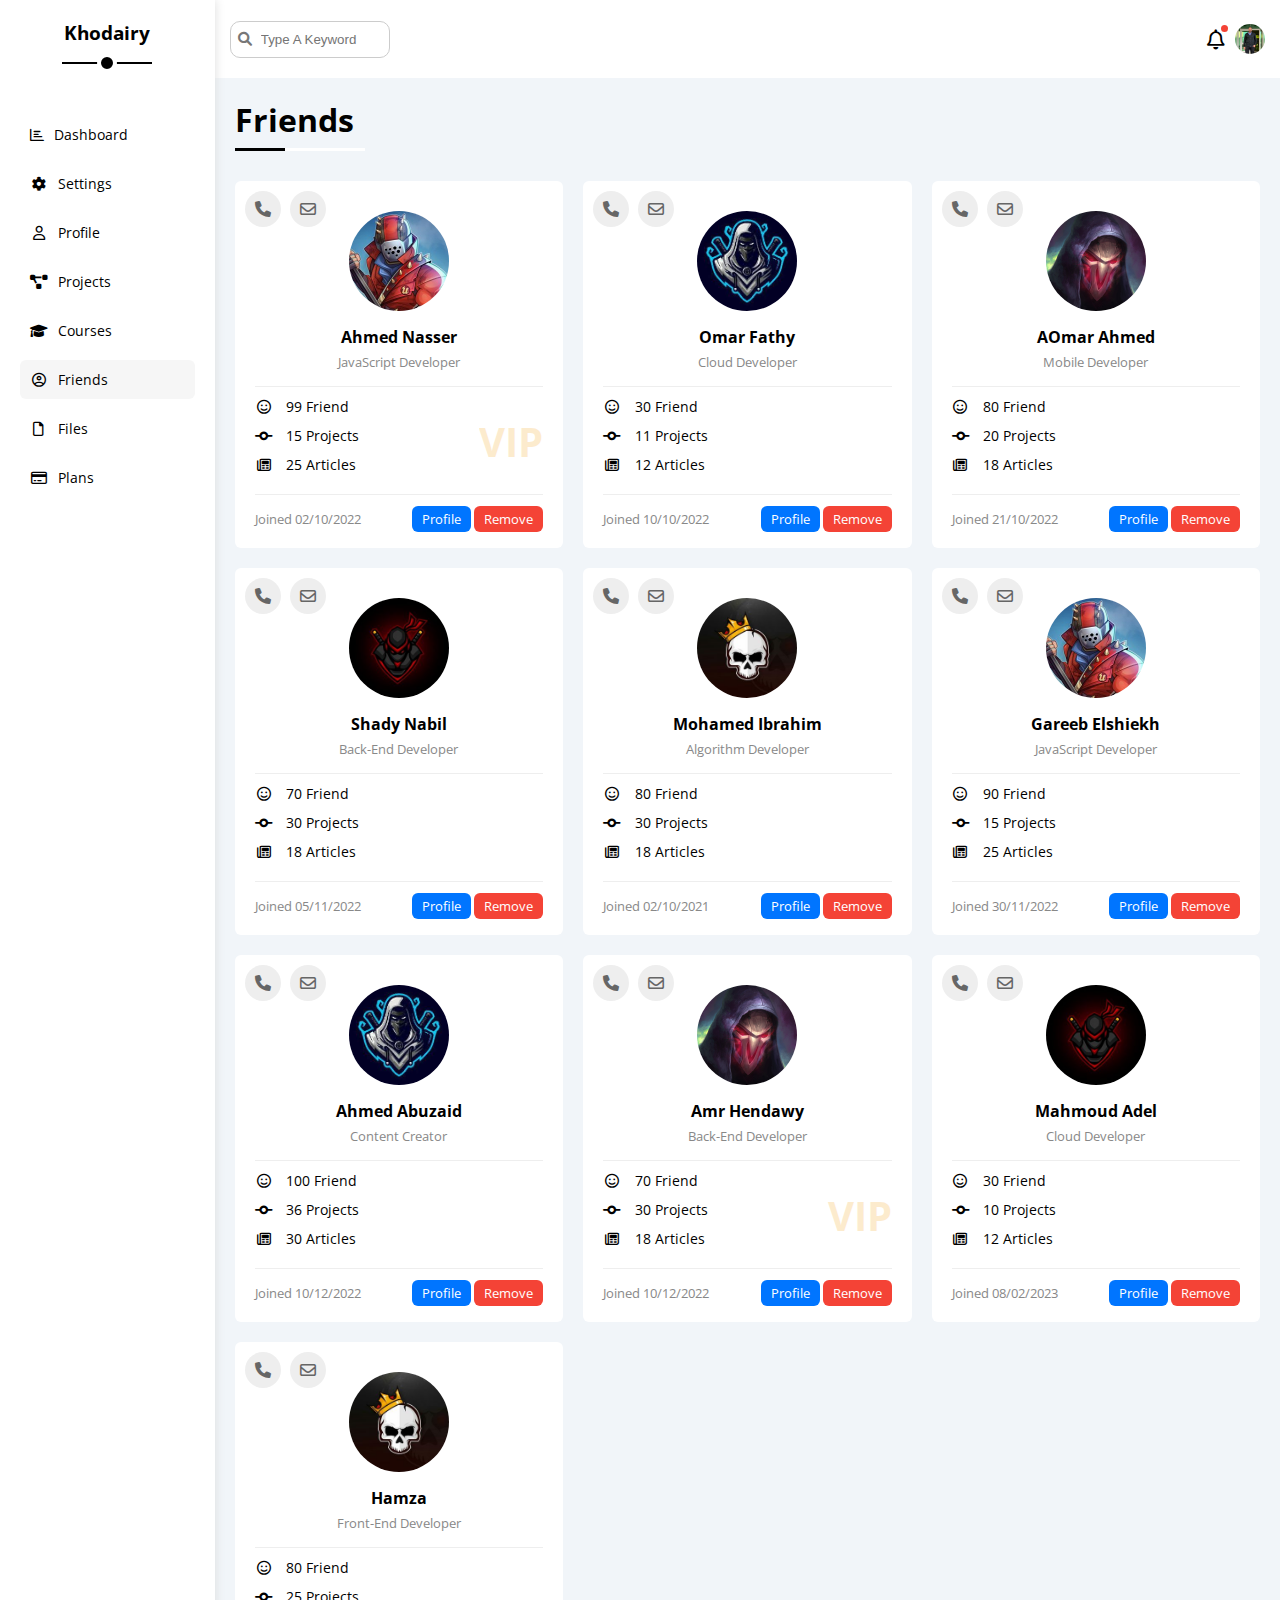
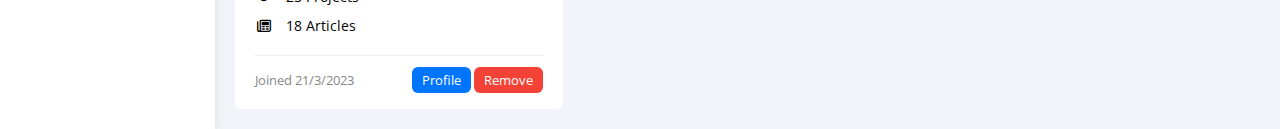
<file: friends.html>
<!DOCTYPE html>
<html lang="en">

<head>
    <meta charset="UTF-8">
    <meta name="viewport" content="width=device-width, initial-scale=1.0">
    <link rel="stylesheet" href="css/framework.css">
    <link rel="stylesheet" href="css/main.css">
    <link rel="stylesheet" href="css/all.min.css">
    <link rel="stylesheet" href="css/all.css">
    <title>Friends</title>
    <link rel="preconnect" href="https://fonts.googleapis.com">
    <link rel="preconnect" href="https://fonts.gstatic.com" crossorigin>
    <link
        href="https://fonts.googleapis.com/css2?family=Open+Sans:ital,wght@0,300;0,400;0,500;0,600;0,700;0,800;1,300;1,400;1,500;1,600;1,700;1,800&display=swap"
        rel="stylesheet">
</head>

<body>
    <div class="page d-flex">
        <div class="sidebar bg-white p-20 p-relative">
            <h3 class="p-relative mt-0 txt-c">Khodairy</h3>
            <ul>
                <li>
                    <a href="index.html" class="d-flex align-center c-black rad-6 p-10 fs-14">
                        <i class="fa-regular fa-chart-bar"></i>
                        <span class="hide-media">Dashboard</span>
                    </a>
                </li>
                <li>
                    <a href="settings.html" class="d-flex align-center c-black rad-6 p-10 fs-14">
                        <i class="fa-solid fa-gear fa-fw"></i>
                        <span class="hide-media">Settings</span>
                    </a>
                </li>
                <li>
                    <a href="profile.html" class="d-flex align-center c-black rad-6 p-10 fs-14">
                        <i class="fa-regular fa-user fa-fw"></i>
                        <span class="hide-media">Profile</span>
                    </a>
                </li>
                <li>
                    <a href="projects.html" class="d-flex align-center c-black rad-6 p-10 fs-14">
                        <i class="fa-solid fa-diagram-project fa-fw"></i>
                        <span class="hide-media">Projects</span>
                    </a>
                </li>
                <li>
                    <a href="courses.html" class="d-flex align-center c-black rad-6 p-10 fs-14">
                        <i class="fa-solid fa-graduation-cap fa-fw"></i>
                        <span class="hide-media">Courses</span>
                    </a>
                </li>
                <li>
                    <a href="friends.html" class="active d-flex align-center c-black rad-6 p-10 fs-14">
                        <i class="fa-regular fa-circle-user fa-fw"></i>
                        <span class="hide-media">Friends</span>
                    </a>
                </li>
                <li>
                    <a href="files.html" class="d-flex align-center c-black rad-6 p-10 fs-14">
                        <i class="fa-regular fa-file fa-fw"></i>
                        <span class="hide-media">Files</span>
                    </a>
                </li>
                <li>
                    <a href="plans.html" class="d-flex align-center c-black rad-6 p-10 fs-14">
                        <i class="fa-regular fa-credit-card fa-fw"></i>
                        <span class="hide-media">Plans</span>
                    </a>
                </li>
            </ul>
        </div>
        <div class="content w-full">
            <!-- Start head -->
            <div class="head between-flex bg-white p-15">
                <div class="search">
                    <input type="search" class="p-10" placeholder="Type A Keyword">
                </div>
                <div class="icon d-flex align-center">
                    <span>
                        <i class="fa-regular fa-bell fa-lg"></i>
                    </span>
                    <img src="./images/avatar.jpg" alt="">
                </div>
            </div>
            <!-- End head -->
            <h1 class="p-relative">Friends</h1>
            <div class="frinds-page m-20 d-grid">
                <div class="frind bg-white rad-6 p-20 p-relative">
                    <div class="logo">
                        <i class="fa-solid fa-phone"></i>
                        <i class="fa-regular fa-envelope"></i>
                    </div>
                    <div class="info">
                        <img src="images/friend-01.jpg">
                        <h4>Ahmed Nasser</h4>
                        <p class="c-gray fs-13">JavaScript Developer</p>
                    </div>
                    <div class="icons">
                        <span>VIP</span>
                        <div class="icon">
                            <i class="fa-regular fa-face-smile fa-fw"></i>
                            <span>99 Friend</span>
                        </div>
                        <div class="icon">
                            <i class="fa-solid fa-code-commit fa-fw"></i>
                            <span>15 Projects</span>
                        </div>
                        <div class="icon">
                            <i class="fa-regular fa-newspaper fa-fw"></i>
                            <span>25 Articles</span>
                        </div>
                    </div>
                    <div class="time d-flex">
                        <span class="fs-13 c-gray">Joined 02/10/2022</span>
                        <div class="button">
                            <a class="shape c-white bg-blue" href="profile.html">Profile</a>
                            <a class="shape c-white bg-red" href="#">Remove</a>
                        </div>
                    </div>
                </div>
                <div class="frind bg-white rad-6 p-20 p-relative">
                    <div class="logo">
                        <i class="fa-solid fa-phone"></i>
                        <i class="fa-regular fa-envelope"></i>
                    </div>
                    <div class="info">
                        <img src="images/friend-02.jpg">
                        <h4>Omar Fathy</h4>
                        <p class="c-gray fs-13">Cloud Developer</p>
                    </div>
                    <div class="icons">
                        <div class="icon">
                            <i class="fa-regular fa-face-smile fa-fw"></i>
                            <span>30 Friend</span>
                        </div>
                        <div class="icon">
                            <i class="fa-solid fa-code-commit fa-fw"></i>
                            <span>11 Projects</span>
                        </div>
                        <div class="icon">
                            <i class="fa-regular fa-newspaper fa-fw"></i>
                            <span>12 Articles</span>
                        </div>
                    </div>
                    <div class="time d-flex">
                        <span class="fs-13 c-gray">Joined 10/10/2022</span>
                        <div class="button">
                            <a class="shape c-white bg-blue" href="profile.html">Profile</a>
                            <a class="shape c-white bg-red" href="#">Remove</a>
                        </div>
                    </div>
                </div>
                <div class="frind bg-white rad-6 p-20 p-relative">
                    <div class="logo">
                        <i class="fa-solid fa-phone"></i>
                        <i class="fa-regular fa-envelope"></i>
                    </div>
                    <div class="info">
                        <img src="images/friend-03.jpg">
                        <h4>AOmar Ahmed</h4>
                        <p class="c-gray fs-13">Mobile Developer</p>
                    </div>
                    <div class="icons">
                        <div class="icon">
                            <i class="fa-regular fa-face-smile fa-fw"></i>
                            <span>80 Friend</span>
                        </div>
                        <div class="icon">
                            <i class="fa-solid fa-code-commit fa-fw"></i>
                            <span>20 Projects</span>
                        </div>
                        <div class="icon">
                            <i class="fa-regular fa-newspaper fa-fw"></i>
                            <span>18 Articles</span>
                        </div>
                    </div>
                    <div class="time d-flex">
                        <span class="fs-13 c-gray">Joined 21/10/2022</span>
                        <div class="button">
                            <a class="shape c-white bg-blue" href="profile.html">Profile</a>
                            <a class="shape c-white bg-red" href="#">Remove</a>
                        </div>
                    </div>
                </div>
                <div class="frind bg-white rad-6 p-20 p-relative">
                    <div class="logo">
                        <i class="fa-solid fa-phone"></i>
                        <i class="fa-regular fa-envelope"></i>
                    </div>
                    <div class="info">
                        <img src="images/friend-04.jpg">
                        <h4>Shady Nabil</h4>
                        <p class="c-gray fs-13">Back-End Developer</p>
                    </div>
                    <div class="icons">
                        <div class="icon">
                            <i class="fa-regular fa-face-smile fa-fw"></i>
                            <span>70 Friend</span>
                        </div>
                        <div class="icon">
                            <i class="fa-solid fa-code-commit fa-fw"></i>
                            <span>30 Projects</span>
                        </div>
                        <div class="icon">
                            <i class="fa-regular fa-newspaper fa-fw"></i>
                            <span>18 Articles</span>
                        </div>
                    </div>
                    <div class="time d-flex">
                        <span class="fs-13 c-gray">Joined 05/11/2022</span>
                        <div class="button">
                            <a class="shape c-white bg-blue" href="profile.html">Profile</a>
                            <a class="shape c-white bg-red" href="#">Remove</a>
                        </div>
                    </div>
                </div>
                <div class="frind bg-white rad-6 p-20 p-relative">
                    <div class="logo">
                        <i class="fa-solid fa-phone"></i>
                        <i class="fa-regular fa-envelope"></i>
                    </div>
                    <div class="info">
                        <img src="images/friend-05.jpg">
                        <h4>Mohamed Ibrahim</h4>
                        <p class="c-gray fs-13">Algorithm Developer</p>
                    </div>
                    <div class="icons">
                        <div class="icon">
                            <i class="fa-regular fa-face-smile fa-fw"></i>
                            <span>80 Friend</span>
                        </div>
                        <div class="icon">
                            <i class="fa-solid fa-code-commit fa-fw"></i>
                            <span>30 Projects</span>
                        </div>
                        <div class="icon">
                            <i class="fa-regular fa-newspaper fa-fw"></i>
                            <span>18 Articles</span>
                        </div>
                    </div>
                    <div class="time d-flex">
                        <span class="fs-13 c-gray">Joined 02/10/2021</span>
                        <div class="button">
                            <a class="shape c-white bg-blue" href="profile.html">Profile</a>
                            <a class="shape c-white bg-red" href="#">Remove</a>
                        </div>
                    </div>
                </div>
                <div class="frind bg-white rad-6 p-20 p-relative">
                    <div class="logo">
                        <i class="fa-solid fa-phone"></i>
                        <i class="fa-regular fa-envelope"></i>
                    </div>
                    <div class="info">
                        <img src="images/friend-01.jpg">
                        <h4>Gareeb Elshiekh</h4>
                        <p class="c-gray fs-13">JavaScript Developer</p>
                    </div>
                    <div class="icons">
                        <div class="icon">
                            <i class="fa-regular fa-face-smile fa-fw"></i>
                            <span>90 Friend</span>
                        </div>
                        <div class="icon">
                            <i class="fa-solid fa-code-commit fa-fw"></i>
                            <span>15 Projects</span>
                        </div>
                        <div class="icon">
                            <i class="fa-regular fa-newspaper fa-fw"></i>
                            <span>25 Articles</span>
                        </div>
                    </div>
                    <div class="time d-flex">
                        <span class="fs-13 c-gray">Joined 30/11/2022</span>
                        <div class="button">
                            <a class="shape c-white bg-blue" href="profile.html">Profile</a>
                            <a class="shape c-white bg-red" href="#">Remove</a>
                        </div>
                    </div>
                </div>
                <div class="frind bg-white rad-6 p-20 p-relative">
                    <div class="logo">
                        <i class="fa-solid fa-phone"></i>
                        <i class="fa-regular fa-envelope"></i>
                    </div>
                    <div class="info">
                        <img src="images/friend-02.jpg">
                        <h4>Ahmed Abuzaid</h4>
                        <p class="c-gray fs-13">Content Creator</p>
                    </div>
                    <div class="icons">
                        <div class="icon">
                            <i class="fa-regular fa-face-smile fa-fw"></i>
                            <span>100 Friend</span>
                        </div>
                        <div class="icon">
                            <i class="fa-solid fa-code-commit fa-fw"></i>
                            <span>36 Projects</span>
                        </div>
                        <div class="icon">
                            <i class="fa-regular fa-newspaper fa-fw"></i>
                            <span>30 Articles</span>
                        </div>
                    </div>
                    <div class="time d-flex">
                        <span class="fs-13 c-gray">Joined 10/12/2022</span>
                        <div class="button">
                            <a class="shape c-white bg-blue" href="profile.html">Profile</a>
                            <a class="shape c-white bg-red" href="#">Remove</a>
                        </div>
                    </div>
                </div>
                <div class="frind bg-white rad-6 p-20 p-relative">
                    <div class="logo">
                        <i class="fa-solid fa-phone"></i>
                        <i class="fa-regular fa-envelope"></i>
                    </div>
                    <div class="info">
                        <img src="images/friend-03.jpg">
                        <h4>Amr Hendawy</h4>
                        <p class="c-gray fs-13">Back-End Developer</p>
                    </div>
                    <div class="icons">
                        <span>VIP</span>
                        <div class="icon">
                            <i class="fa-regular fa-face-smile fa-fw"></i>
                            <span>70 Friend</span>
                        </div>
                        <div class="icon">
                            <i class="fa-solid fa-code-commit fa-fw"></i>
                            <span>30 Projects</span>
                        </div>
                        <div class="icon">
                            <i class="fa-regular fa-newspaper fa-fw"></i>
                            <span>18 Articles</span>
                        </div>
                    </div>
                    <div class="time d-flex">
                        <span class="fs-13 c-gray">Joined 10/12/2022</span>
                        <div class="button">
                            <a class="shape c-white bg-blue" href="profile.html">Profile</a>
                            <a class="shape c-white bg-red" href="#">Remove</a>
                        </div>
                    </div>
                </div>
                <div class="frind bg-white rad-6 p-20 p-relative">
                    <div class="logo">
                        <i class="fa-solid fa-phone"></i>
                        <i class="fa-regular fa-envelope"></i>
                    </div>
                    <div class="info">
                        <img src="images/friend-04.jpg">
                        <h4>Mahmoud Adel</h4>
                        <p class="c-gray fs-13">Cloud Developer</p>
                    </div>
                    <div class="icons">
                        <div class="icon">
                            <i class="fa-regular fa-face-smile fa-fw"></i>
                            <span>30 Friend</span>
                        </div>
                        <div class="icon">
                            <i class="fa-solid fa-code-commit fa-fw"></i>
                            <span>10 Projects</span>
                        </div>
                        <div class="icon">
                            <i class="fa-regular fa-newspaper fa-fw"></i>
                            <span>12 Articles</span>
                        </div>
                    </div>
                    <div class="time d-flex">
                        <span class="fs-13 c-gray">Joined 08/02/2023</span>
                        <div class="button">
                            <a class="shape c-white bg-blue" href="profile.html">Profile</a>
                            <a class="shape c-white bg-red" href="#">Remove</a>
                        </div>
                    </div>
                </div>
                <div class="frind bg-white rad-6 p-20 p-relative">
                    <div class="logo">
                        <i class="fa-solid fa-phone"></i>
                        <i class="fa-regular fa-envelope"></i>
                    </div>
                    <div class="info">
                        <img src="images/friend-05.jpg">
                        <h4>Hamza</h4>
                        <p class="c-gray fs-13">Front-End Developer</p>
                    </div>
                    <div class="icons">
                        <div class="icon">
                            <i class="fa-regular fa-face-smile fa-fw"></i>
                            <span>80 Friend</span>
                        </div>
                        <div class="icon">
                            <i class="fa-solid fa-code-commit fa-fw"></i>
                            <span>25 Projects</span>
                        </div>
                        <div class="icon">
                            <i class="fa-regular fa-newspaper fa-fw"></i>
                            <span>18 Articles</span>
                        </div>
                    </div>
                    <div class="time d-flex">
                        <span class="fs-13 c-gray">Joined 21/3/2023</span>
                        <div class="button">
                            <a class="shape c-white bg-blue" href="profile.html">Profile</a>
                            <a class="shape c-white bg-red" href="#">Remove</a>
                        </div>
                    </div>
                </div>
            </div>
        </div>
    </div>
    </div>
    <script src="javaScript/main.js"></script>
</body>

</html>
</file>
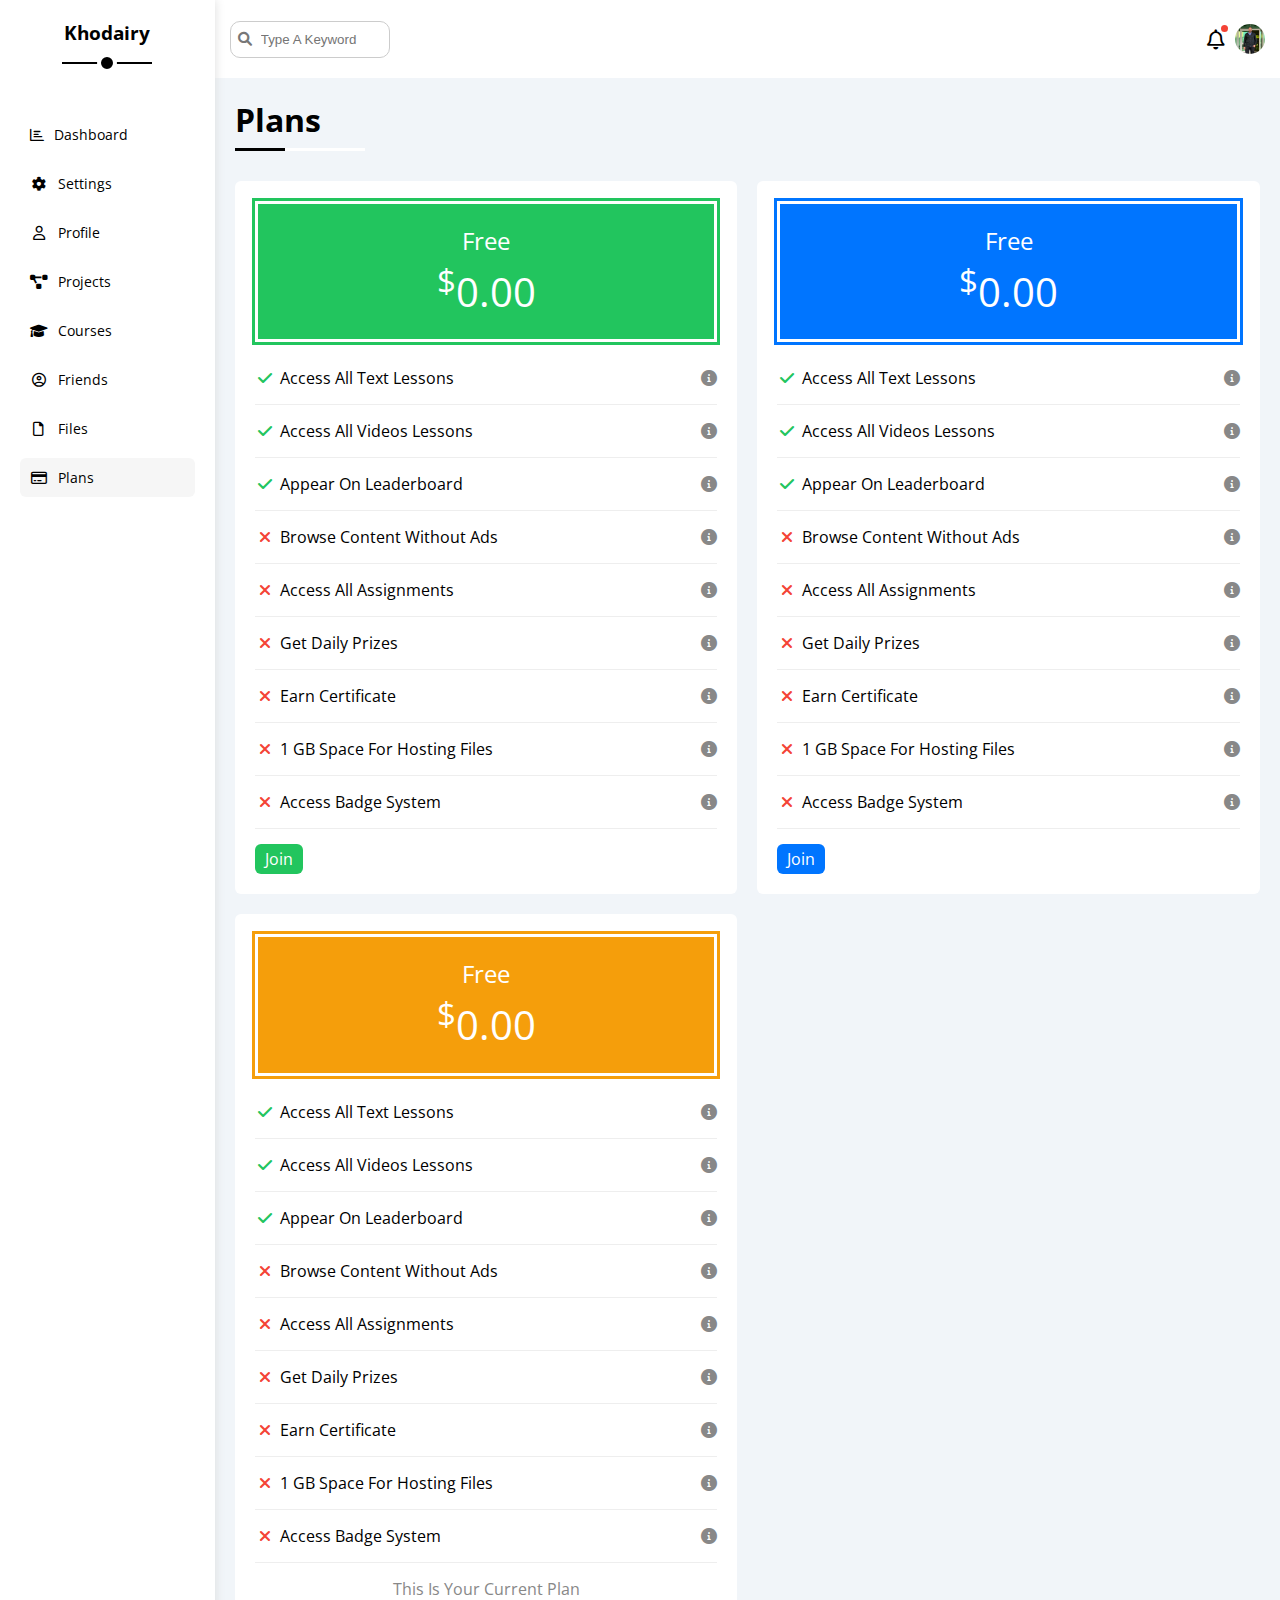
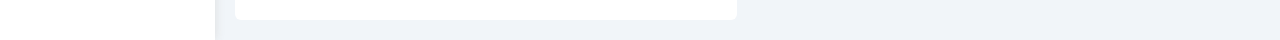
<file: plans.html>
<!DOCTYPE html>
<html lang="en">

<head>
    <meta charset="UTF-8">
    <meta name="viewport" content="width=device-width, initial-scale=1.0">
    <link rel="stylesheet" href="css/framework.css">
    <link rel="stylesheet" href="css/main.css">
    <link rel="stylesheet" href="css/all.min.css">
    <link rel="stylesheet" href="css/all.css">
    <title>Plans</title>
    <link rel="preconnect" href="https://fonts.googleapis.com">
    <link rel="preconnect" href="https://fonts.gstatic.com" crossorigin>
    <link
        href="https://fonts.googleapis.com/css2?family=Open+Sans:ital,wght@0,300;0,400;0,500;0,600;0,700;0,800;1,300;1,400;1,500;1,600;1,700;1,800&display=swap"
        rel="stylesheet">
</head>

<body>
    <div class="page d-flex">
        <div class="sidebar bg-white p-20 p-relative">
            <h3 class="p-relative mt-0 txt-c">Khodairy</h3>
            <ul>
                <li>
                    <a href="index.html" class="d-flex align-center c-black rad-6 p-10 fs-14">
                        <i class="fa-regular fa-chart-bar"></i>
                        <span class="hide-media">Dashboard</span>
                    </a>
                </li>
                <li>
                    <a href="settings.html" class="d-flex align-center c-black rad-6 p-10 fs-14">
                        <i class="fa-solid fa-gear fa-fw"></i>
                        <span class="hide-media">Settings</span>
                    </a>
                </li>
                <li>
                    <a href="profile.html" class="d-flex align-center c-black rad-6 p-10 fs-14">
                        <i class="fa-regular fa-user fa-fw"></i>
                        <span class="hide-media">Profile</span>
                    </a>
                </li>
                <li>
                    <a href="projects.html" class="d-flex align-center c-black rad-6 p-10 fs-14">
                        <i class="fa-solid fa-diagram-project fa-fw"></i>
                        <span class="hide-media">Projects</span>
                    </a>
                </li>
                <li>
                    <a href="courses.html" class="d-flex align-center c-black rad-6 p-10 fs-14">
                        <i class="fa-solid fa-graduation-cap fa-fw"></i>
                        <span class="hide-media">Courses</span>
                    </a>
                </li>
                <li>
                    <a href="friends.html" class="d-flex align-center c-black rad-6 p-10 fs-14">
                        <i class="fa-regular fa-circle-user fa-fw"></i>
                        <span class="hide-media">Friends</span>
                    </a>
                </li>
                <li>
                    <a href="files.html" class="d-flex align-center c-black rad-6 p-10 fs-14">
                        <i class="fa-regular fa-file fa-fw"></i>
                        <span class="hide-media">Files</span>
                    </a>
                </li>
                <li>
                    <a href="plans.html" class="active d-flex align-center c-black rad-6 p-10 fs-14">
                        <i class="fa-regular fa-credit-card fa-fw"></i>
                        <span class="hide-media">Plans</span>
                    </a>
                </li>
            </ul>
        </div>
        <div class="content w-full">
            <!-- Start head -->
            <div class="head between-flex bg-white p-15">
                <div class="search">
                    <input type="search" class="p-10" placeholder="Type A Keyword">
                </div>
                <div class="icon d-flex align-center">
                    <span>
                        <i class="fa-regular fa-bell fa-lg"></i>
                    </span>
                    <img src="./images/avatar.jpg" alt="">
                </div>
            </div>
            <!-- End head -->
            <h1 class="p-relative">Plans</h1>
            <div class="plans-page m-20 d-grid">
                <div class="plan bg-white p-20 rad-6 p-relative">
                    <div class="header bg-green c-white" style="outline-color: var(--green-color);">
                        <span>Free</span>
                        <span class="d-block"><sup>$</sup>0.00</span>
                    </div>
                    <ul>
                        <li class="d-flex align-center">
                            <i class="fa-solid fa-check fa-fw yes c-green"></i>
                            <span>Access All Text Lessons</span>
                            <i class="fa-solid fa-circle-info help c-gray"></i>
                        </li>
                        <li class="d-flex align-center">
                            <i class="fa-solid fa-check fa-fw yes c-green"></i>
                            <span>Access All Videos Lessons</span>
                            <i class="fa-solid fa-circle-info help c-gray"></i>
                        </li>
                        <li class="d-flex align-center">
                            <i class="fa-solid fa-check fa-fw yes c-green"></i>
                            <span>Appear On Leaderboard</span>
                            <i class="fa-solid fa-circle-info help c-gray"></i>
                        </li>
                        <li class="d-flex align-center">
                            <i class="fa-solid fa-xmark fa-fw c-red"></i>
                            <span>Browse Content Without Ads</span>
                            <i class="fa-solid fa-circle-info help c-gray"></i>
                        </li>
                        <li class="d-flex align-center">
                            <i class="fa-solid fa-xmark fa-fw c-red"></i>
                            <span>Access All Assignments</span>
                            <i class="fa-solid fa-circle-info help c-gray"></i>
                        </li>
                        <li class="d-flex align-center">
                            <i class="fa-solid fa-xmark fa-fw c-red"></i>
                            <span>Get Daily Prizes</span>
                            <i class="fa-solid fa-circle-info help c-gray"></i>
                        </li>
                        <li class="d-flex align-center">
                            <i class="fa-solid fa-xmark fa-fw c-red"></i>
                            <span>Earn Certificate</span>
                            <i class="fa-solid fa-circle-info help c-gray"></i>
                        </li>
                        <li class="d-flex align-center">
                            <i class="fa-solid fa-xmark fa-fw c-red"></i>
                            <span>1 GB Space For Hosting Files</span>
                            <i class="fa-solid fa-circle-info help c-gray"></i>
                        </li>
                        <li class="d-flex align-center">
                            <i class="fa-solid fa-xmark fa-fw c-red"></i>
                            <span>Access Badge System</span>
                            <i class="fa-solid fa-circle-info help c-gray"></i>
                        </li>
                    </ul>
                    <a class="shape c-white bg-green" href="#">Join</a>
                </div>
                <div class="plan bg-white p-20 rad-6 p-relative">
                    <div class="header bg-blue c-white" style="outline-color: var(--blue-color);">
                        <span>Free</span>
                        <span class="d-block"><sup>$</sup>0.00</span>
                    </div>
                    <ul>
                        <li class="d-flex align-center">
                            <i class="fa-solid fa-check fa-fw yes c-green"></i>
                            <span>Access All Text Lessons</span>
                            <i class="fa-solid fa-circle-info help c-gray"></i>
                        </li>
                        <li class="d-flex align-center">
                            <i class="fa-solid fa-check fa-fw yes c-green"></i>
                            <span>Access All Videos Lessons</span>
                            <i class="fa-solid fa-circle-info help c-gray"></i>
                        </li>
                        <li class="d-flex align-center">
                            <i class="fa-solid fa-check fa-fw yes c-green"></i>
                            <span>Appear On Leaderboard</span>
                            <i class="fa-solid fa-circle-info help c-gray"></i>
                        </li>
                        <li class="d-flex align-center">
                            <i class="fa-solid fa-xmark fa-fw c-red"></i>
                            <span>Browse Content Without Ads</span>
                            <i class="fa-solid fa-circle-info help c-gray"></i>
                        </li>
                        <li class="d-flex align-center">
                            <i class="fa-solid fa-xmark fa-fw c-red"></i>
                            <span>Access All Assignments</span>
                            <i class="fa-solid fa-circle-info help c-gray"></i>
                        </li>
                        <li class="d-flex align-center">
                            <i class="fa-solid fa-xmark fa-fw c-red"></i>
                            <span>Get Daily Prizes</span>
                            <i class="fa-solid fa-circle-info help c-gray"></i>
                        </li>
                        <li class="d-flex align-center">
                            <i class="fa-solid fa-xmark fa-fw c-red"></i>
                            <span>Earn Certificate</span>
                            <i class="fa-solid fa-circle-info help c-gray"></i>
                        </li>
                        <li class="d-flex align-center">
                            <i class="fa-solid fa-xmark fa-fw c-red"></i>
                            <span>1 GB Space For Hosting Files</span>
                            <i class="fa-solid fa-circle-info help c-gray"></i>
                        </li>
                        <li class="d-flex align-center">
                            <i class="fa-solid fa-xmark fa-fw c-red"></i>
                            <span>Access Badge System</span>
                            <i class="fa-solid fa-circle-info help c-gray"></i>
                        </li>
                    </ul>
                    <a class="shape c-white bg-blue" href="#">Join</a>
                </div>
                <div class="plan bg-white p-20 rad-6 p-relative">
                    <div class="header bg-orange c-white" style="outline-color: var(--orange-color);">
                        <span>Free</span>
                        <span class="d-block"><sup>$</sup>0.00</span>
                    </div>
                    <ul>
                        <li class="d-flex align-center">
                            <i class="fa-solid fa-check fa-fw yes c-green"></i>
                            <span>Access All Text Lessons</span>
                            <i class="fa-solid fa-circle-info help c-gray"></i>
                        </li>
                        <li class="d-flex align-center">
                            <i class="fa-solid fa-check fa-fw yes c-green"></i>
                            <span>Access All Videos Lessons</span>
                            <i class="fa-solid fa-circle-info help c-gray"></i>
                        </li>
                        <li class="d-flex align-center">
                            <i class="fa-solid fa-check fa-fw yes c-green"></i>
                            <span>Appear On Leaderboard</span>
                            <i class="fa-solid fa-circle-info help c-gray"></i>
                        </li>
                        <li class="d-flex align-center">
                            <i class="fa-solid fa-xmark fa-fw c-red"></i>
                            <span>Browse Content Without Ads</span>
                            <i class="fa-solid fa-circle-info help c-gray"></i>
                        </li>
                        <li class="d-flex align-center">
                            <i class="fa-solid fa-xmark fa-fw c-red"></i>
                            <span>Access All Assignments</span>
                            <i class="fa-solid fa-circle-info help c-gray"></i>
                        </li>
                        <li class="d-flex align-center">
                            <i class="fa-solid fa-xmark fa-fw c-red"></i>
                            <span>Get Daily Prizes</span>
                            <i class="fa-solid fa-circle-info help c-gray"></i>
                        </li>
                        <li class="d-flex align-center">
                            <i class="fa-solid fa-xmark fa-fw c-red"></i>
                            <span>Earn Certificate</span>
                            <i class="fa-solid fa-circle-info help c-gray"></i>
                        </li>
                        <li class="d-flex align-center">
                            <i class="fa-solid fa-xmark fa-fw c-red"></i>
                            <span>1 GB Space For Hosting Files</span>
                            <i class="fa-solid fa-circle-info help c-gray"></i>
                        </li>
                        <li class="d-flex align-center">
                            <i class="fa-solid fa-xmark fa-fw c-red"></i>
                            <span>Access Badge System</span>
                            <i class="fa-solid fa-circle-info help c-gray"></i>
                        </li>
                    </ul>
                    <p class="c-gray mt-15 txt-c">This Is Your Current Plan</p>
                </div>
            </div>
        </div>
    </div>
    </div>
    <script src="javaScript/main.js"></script>
</body>

</html>
</file>
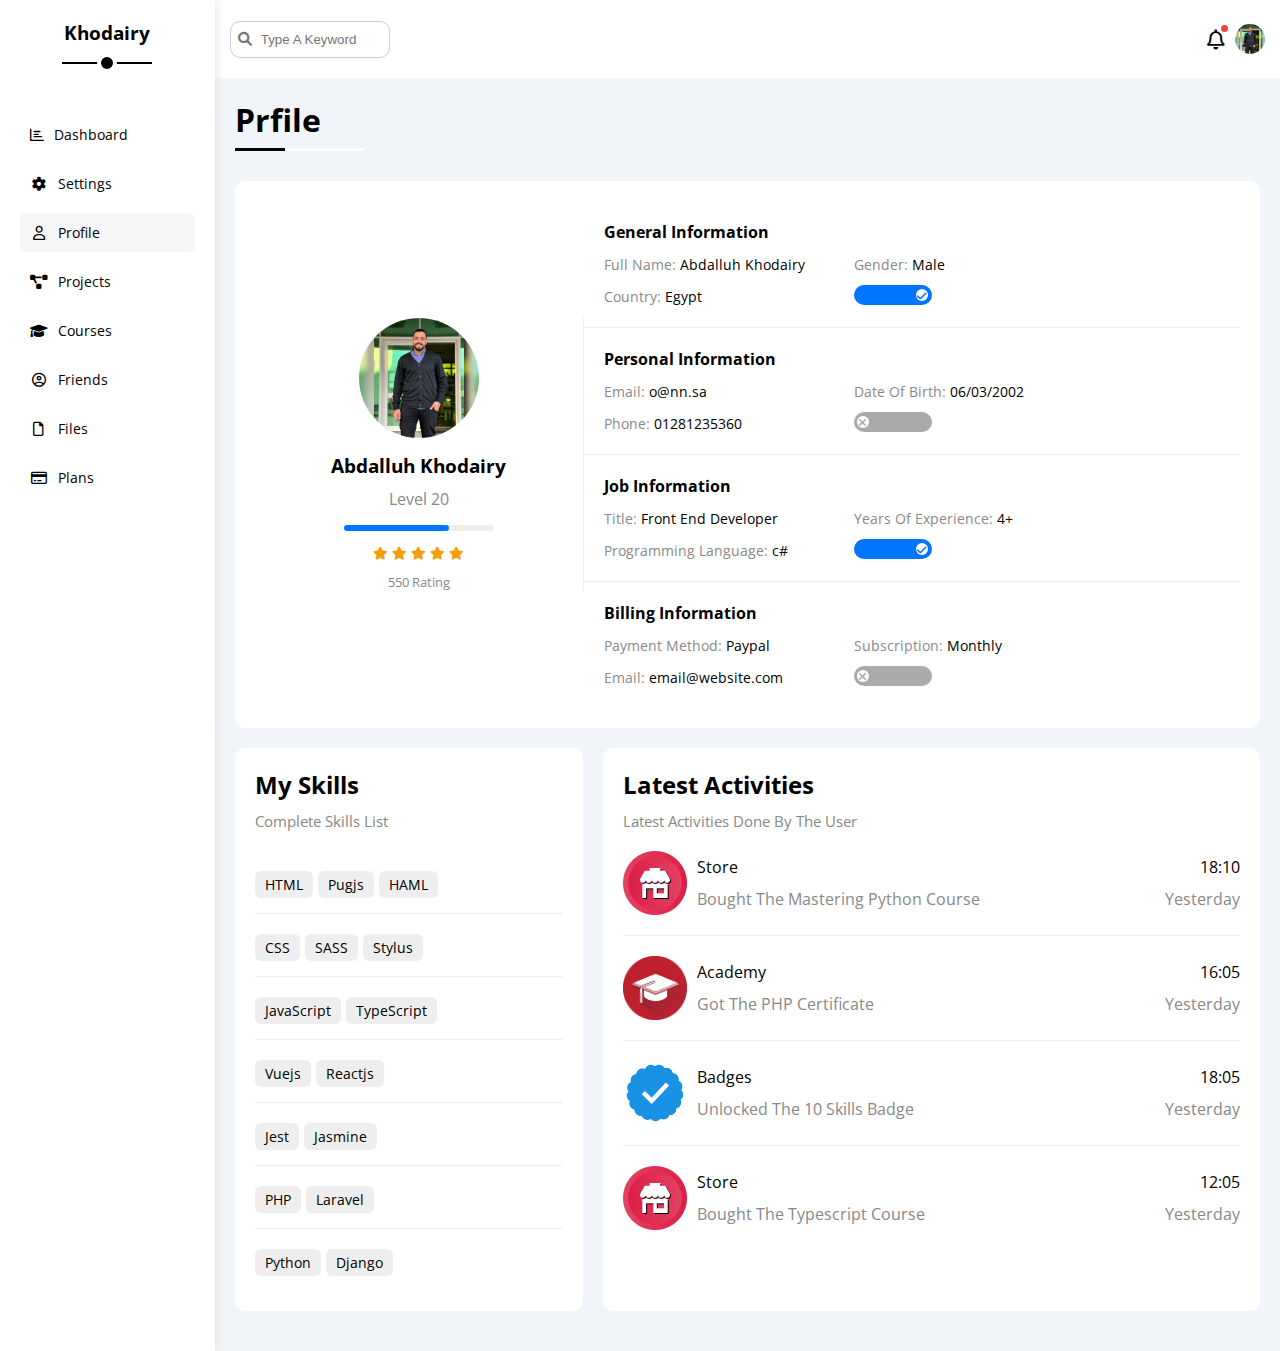
<file: profile.html>
<!DOCTYPE html>
<html lang="en">

<head>
    <meta charset="UTF-8">
    <meta name="viewport" content="width=device-width, initial-scale=1.0">
    <link rel="stylesheet" href="css/framework.css">
    <link rel="stylesheet" href="css/main.css">
    <link rel="stylesheet" href="css/all.min.css">
    <link rel="stylesheet" href="css/all.css">
    <title>Profile</title>
    <link rel="preconnect" href="https://fonts.googleapis.com">
    <link rel="preconnect" href="https://fonts.gstatic.com" crossorigin>
    <link
        href="https://fonts.googleapis.com/css2?family=Open+Sans:ital,wght@0,300;0,400;0,500;0,600;0,700;0,800;1,300;1,400;1,500;1,600;1,700;1,800&display=swap"
        rel="stylesheet">
</head>

<body>
    <div class="page d-flex">
        <div class="sidebar bg-white p-20 p-relative">
            <h3 class="p-relative mt-0 txt-c">Khodairy</h3>
            <ul>
                <li>
                    <a href="index.html" class="d-flex align-center c-black rad-6 p-10 fs-14">
                        <i class="fa-regular fa-chart-bar"></i>
                        <span class="hide-media">Dashboard</span>
                    </a>
                </li>
                <li>
                    <a href="settings.html" class="d-flex align-center c-black rad-6 p-10 fs-14">
                        <i class="fa-solid fa-gear fa-fw"></i>
                        <span class="hide-media">Settings</span>
                    </a>
                </li>
                <li>
                    <a href="profile.html" class="active d-flex align-center c-black rad-6 p-10 fs-14">
                        <i class="fa-regular fa-user fa-fw"></i>
                        <span class="hide-media">Profile</span>
                    </a>
                </li>
                <li>
                    <a href="projects.html" class="d-flex align-center c-black rad-6 p-10 fs-14">
                        <i class="fa-solid fa-diagram-project fa-fw"></i>
                        <span class="hide-media">Projects</span>
                    </a>
                </li>
                <li>
                    <a href="courses.html" class="d-flex align-center c-black rad-6 p-10 fs-14">
                        <i class="fa-solid fa-graduation-cap fa-fw"></i>
                        <span class="hide-media">Courses</span>
                    </a>
                </li>
                <li>
                    <a href="friends.html" class="d-flex align-center c-black rad-6 p-10 fs-14">
                        <i class="fa-regular fa-circle-user fa-fw"></i>
                        <span class="hide-media">Friends</span>
                    </a>
                </li>
                <li>
                    <a href="files.html" class="d-flex align-center c-black rad-6 p-10 fs-14">
                        <i class="fa-regular fa-file fa-fw"></i>
                        <span class="hide-media">Files</span>
                    </a>
                </li>
                <li>
                    <a href="plans.html" class="d-flex align-center c-black rad-6 p-10 fs-14">
                        <i class="fa-regular fa-credit-card fa-fw"></i>
                        <span class="hide-media">Plans</span>
                    </a>
                </li>
            </ul>
        </div>
        <div class="content w-full">
            <!-- Start head -->
            <div class="head between-flex bg-white p-15">
                <div class="search">
                    <input type="search" class="p-10" placeholder="Type A Keyword">
                </div>
                <div class="icon d-flex align-center">
                    <span>
                        <i class="fa-regular fa-bell fa-lg"></i>
                    </span>
                    <img src="./images/avatar.jpg" alt="">
                </div>
            </div>
            <!-- End head -->
            <h1 class="p-relative">Prfile</h1>
            <div class="profile-page m-20 d-grid">
                <div class="my-info bg-white rad-10 p-20 d-flex align-center">
                    <div class="left">
                        <img src="images/avatar.jpg">
                        <h3>Abdalluh Khodairy</h3>
                        <p>Level 20</p>
                        <div class="progress">
                            <span style="width: 70%;"></span>
                        </div>
                        <div class="stars">
                            <i class="fa-solid fa-star c-orange fs-13"></i>
                            <i class="fa-solid fa-star c-orange fs-13"></i>
                            <i class="fa-solid fa-star c-orange fs-13"></i>
                            <i class="fa-solid fa-star c-orange fs-13"></i>
                            <i class="fa-solid fa-star c-orange fs-13"></i>
                        </div>
                        <p>550 Rating</p>
                    </div>
                    <div class="right">
                        <div class="information">
                            <h4>General Information</h4>
                            <div>
                                <span>Full Name: </span>
                                <span>Abdalluh Khodairy</span>
                            </div>
                            <div>
                                <span>Gender: </span>
                                <span>Male</span>
                            </div>
                            <div>
                                <span>Country: </span>
                                <span>Egypt</span>
                            </div>
                            <div>
                                <label>
                                    <input class="toggle-checkbox2" type="checkbox" checked>
                                    <div class="toggle-switch2"></div>
                                </label>
                            </div>
                        </div>
                        <div class="information">
                            <h4>Personal Information</h4>
                            <div>
                                <span>Email: </span>
                                <span>o@nn.sa</span>
                            </div>
                            <div>
                                <span>Date Of Birth: </span>
                                <span>06/03/2002</span>
                            </div>
                            <div>
                                <span>Phone: </span>
                                <span>01281235360</span>
                            </div>
                            <div>
                                <label>
                                    <input class="toggle-checkbox2" type="checkbox">
                                    <div class="toggle-switch2"></div>
                                </label>
                            </div>
                        </div>
                        <div class="information">
                            <h4>Job Information</h4>
                            <div>
                                <span>Title: </span>
                                <span>Front End Developer</span>
                            </div>
                            <div>
                                <span>Years Of Experience: </span>
                                <span>4+</span>
                            </div>
                            <div>
                                <span>Programming Language:</span>
                                <span>c#</span>
                            </div>
                            <div>
                                <label>
                                    <input class="toggle-checkbox2" type="checkbox" checked>
                                    <div class="toggle-switch2"></div>
                                </label>
                            </div>
                        </div>
                        <div class="information">
                            <h4>Billing Information</h4>
                            <div>
                                <span>Payment Method: </span>
                                <span>Paypal</span>
                            </div>
                            <div>
                                <span>Subscription: </span>
                                <span>Monthly</span>
                            </div>
                            <div>
                                <span>Email: </span>
                                <span>email@website.com</span>
                            </div>
                            <div>
                                <label>
                                    <input class="toggle-checkbox2" type="checkbox">
                                    <div class="toggle-switch2"></div>
                                </label>
                            </div>
                        </div>
                    </div>
                </div>
                <div class="other-data">
                    <div class="my-skills bg-white rad-10 p-20">
                        <h2 class="mb-10">My Skills</h2>
                        <p class="c-gray fs-15 mb-20">Complete Skills List</p>
                        <ul>
                            <li>
                                <span class="shape bg-gray">HTML</span>
                                <span class="shape bg-gray">Pugjs</span>
                                <span class="shape bg-gray">HAML</span>
                            </li>
                            <li>
                                <span class="shape bg-gray">CSS</span>
                                <span class="shape bg-gray">SASS</span>
                                <span class="shape bg-gray">Stylus</span>
                            </li>
                            <li>
                                <span class="shape bg-gray">JavaScript</span>
                                <span class="shape bg-gray">TypeScript</span>
                            </li>
                            <li>
                                <span class="shape bg-gray">Vuejs</span>
                                <span class="shape bg-gray">Reactjs</span>
                            </li>
                            <li>
                                <span class="shape bg-gray">Jest</span>
                                <span class="shape bg-gray">Jasmine</span>
                            </li>
                            <li>
                                <span class="shape bg-gray">PHP</span>
                                <span class="shape bg-gray">Laravel</span>
                            </li>
                            <li>
                                <span class="shape bg-gray">Python</span>
                                <span class="shape bg-gray">Django</span>
                            </li>
                        </ul>
                    </div>
                    <div class="latest-activities bg-white rad-10 p-20">
                        <h2 class="mb-10">Latest Activities</h2>
                        <p class="c-gray fs-15 mb-20">Latest Activities Done By The User</p>
                        <div class="boxs">
                            <div class="box d-flex align-center">
                                <img src="images/activity-01.png">
                                <div class="info">
                                    <span class="mb-10 d-block">Store</span>
                                    <span class="c-gray d-block">Bought The Mastering Python Course</span>
                                </div>
                                <div class="time">
                                    <span class="mb-10 d-block">18:10</span>
                                    <span class="c-gray d-block">Yesterday</span>
                                </div>
                            </div>
                            <div class="box d-flex align-center">
                                <img src="images/activity-02.png">
                                <div class="info">
                                    <span class="mb-10 d-block">Academy</span>
                                    <span class="c-gray d-block">Got The PHP Certificate</span>
                                </div>
                                <div class="time">
                                    <span class="mb-10 d-block">16:05</span>
                                    <span class="c-gray d-block">Yesterday</span>
                                </div>
                            </div>
                            <div class="box d-flex align-center">
                                <img src="images/activity-03.png">
                                <div class="info">
                                    <span class="mb-10 d-block">Badges</span>
                                    <span class="c-gray d-block">Unlocked The 10 Skills Badge</span>
                                </div>
                                <div class="time">
                                    <span class="mb-10 d-block">18:05</span>
                                    <span class="c-gray d-block">Yesterday</span>
                                </div>
                            </div>
                            <div class="box d-flex align-center">
                                <img src="images/activity-01.png">
                                <div class="info">
                                    <span class="mb-10 d-block">Store</span>
                                    <span class="c-gray d-block">Bought The Typescript Course</span>
                                </div>
                                <div class="time">
                                    <span class="mb-10 d-block">12:05</span>
                                    <span class="c-gray d-block">Yesterday</span>
                                </div>
                            </div>
                        </div>
                    </div>
                </div>
            </div>
        </div>
    </div>
    </div>
    <script src="javaScript/main.js"></script>
</body>

</html>
</file>
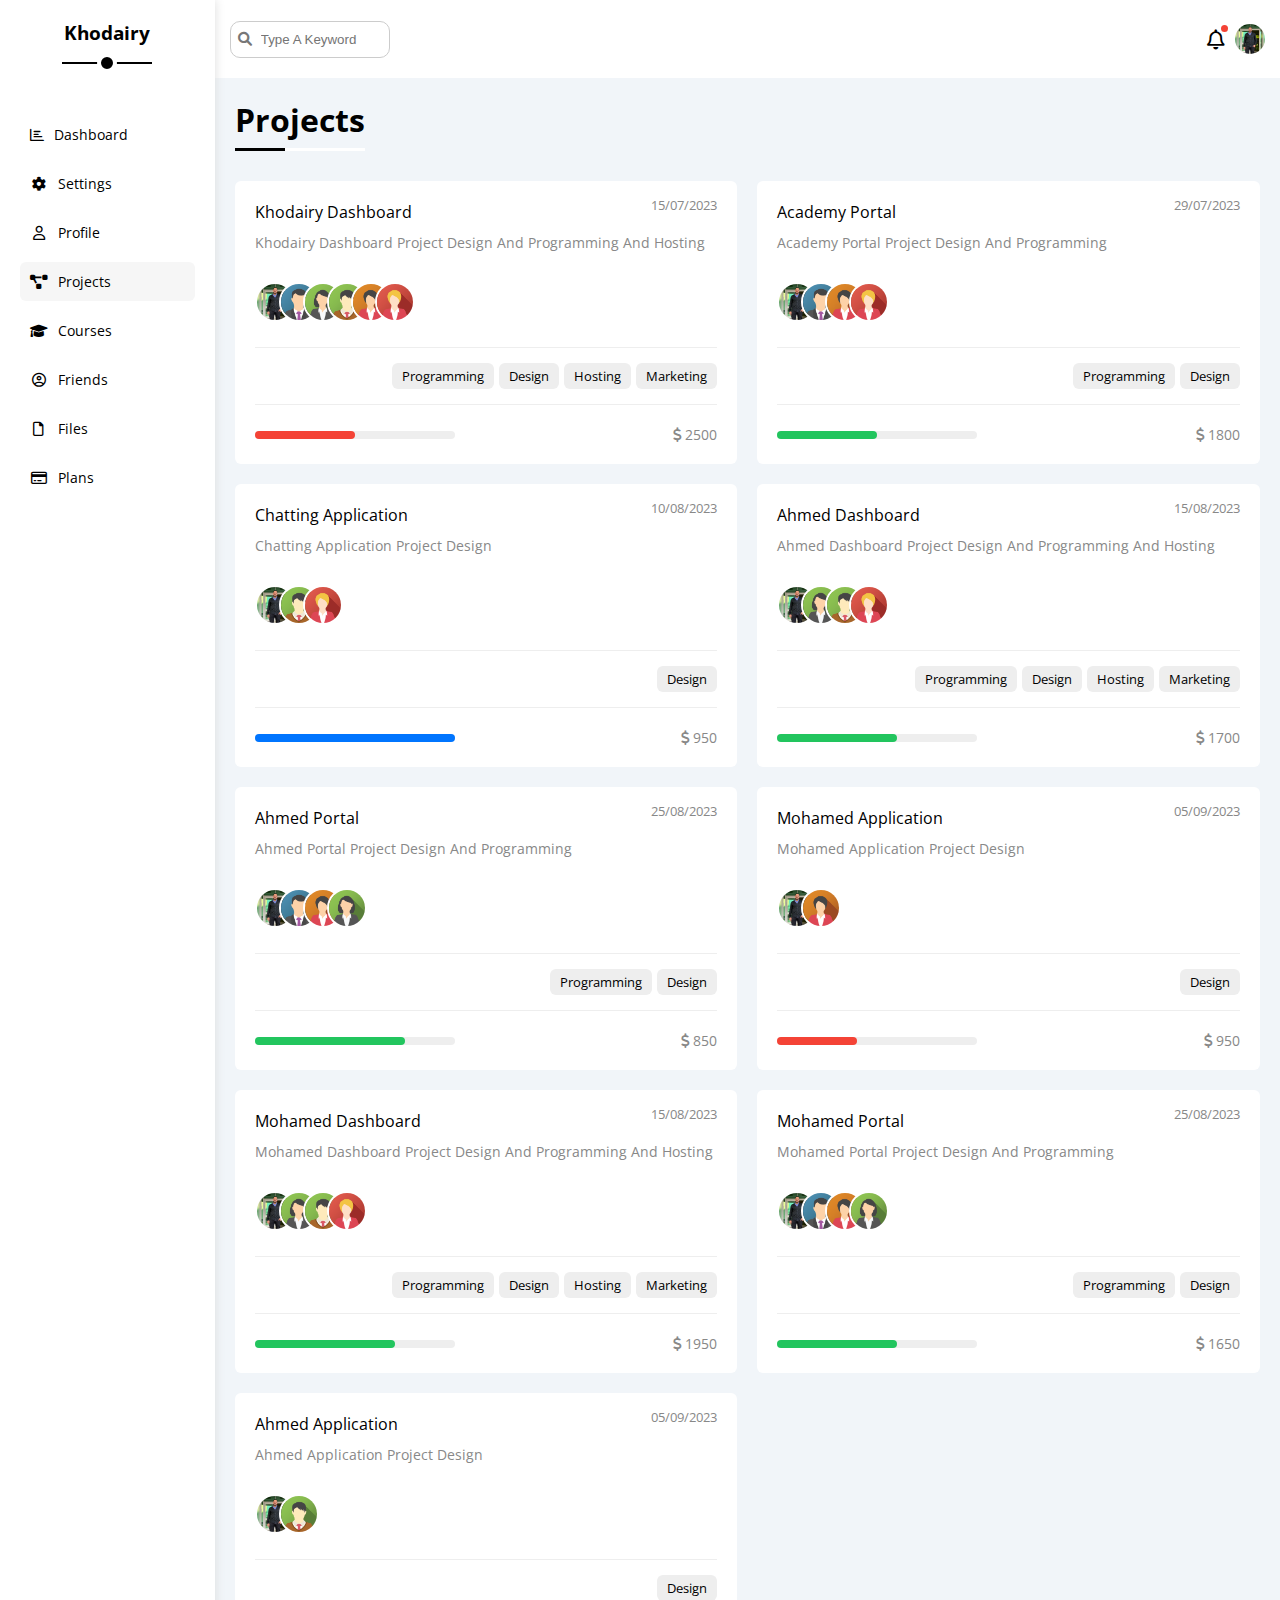
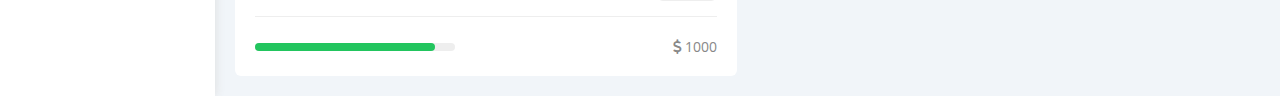
<file: projects.html>
<!DOCTYPE html>
<html lang="en">

<head>
    <meta charset="UTF-8">
    <meta name="viewport" content="width=device-width, initial-scale=1.0">
    <link rel="stylesheet" href="css/framework.css">
    <link rel="stylesheet" href="css/main.css">
    <link rel="stylesheet" href="css/all.min.css">
    <link rel="stylesheet" href="css/all.css">
    <title>Projects</title>
    <link rel="preconnect" href="https://fonts.googleapis.com">
    <link rel="preconnect" href="https://fonts.gstatic.com" crossorigin>
    <link
        href="https://fonts.googleapis.com/css2?family=Open+Sans:ital,wght@0,300;0,400;0,500;0,600;0,700;0,800;1,300;1,400;1,500;1,600;1,700;1,800&display=swap"
        rel="stylesheet">
</head>

<body>
    <div class="page d-flex">
        <div class="sidebar bg-white p-20 p-relative">
            <h3 class="p-relative mt-0 txt-c">Khodairy</h3>
            <ul>
                <li>
                    <a href="index.html" class="d-flex align-center c-black rad-6 p-10 fs-14">
                        <i class="fa-regular fa-chart-bar"></i>
                        <span class="hide-media">Dashboard</span>
                    </a>
                </li>
                <li>
                    <a href="settings.html" class="d-flex align-center c-black rad-6 p-10 fs-14">
                        <i class="fa-solid fa-gear fa-fw"></i>
                        <span class="hide-media">Settings</span>
                    </a>
                </li>
                <li>
                    <a href="profile.html" class="d-flex align-center c-black rad-6 p-10 fs-14">
                        <i class="fa-regular fa-user fa-fw"></i>
                        <span class="hide-media">Profile</span>
                    </a>
                </li>
                <li>
                    <a href="projects.html" class="active d-flex align-center c-black rad-6 p-10 fs-14">
                        <i class="fa-solid fa-diagram-project fa-fw"></i>
                        <span class="hide-media">Projects</span>
                    </a>
                </li>
                <li>
                    <a href="courses.html" class="d-flex align-center c-black rad-6 p-10 fs-14">
                        <i class="fa-solid fa-graduation-cap fa-fw"></i>
                        <span class="hide-media">Courses</span>
                    </a>
                </li>
                <li>
                    <a href="friends.html" class="d-flex align-center c-black rad-6 p-10 fs-14">
                        <i class="fa-regular fa-circle-user fa-fw"></i>
                        <span class="hide-media">Friends</span>
                    </a>
                </li>
                <li>
                    <a href="files.html" class="d-flex align-center c-black rad-6 p-10 fs-14">
                        <i class="fa-regular fa-file fa-fw"></i>
                        <span class="hide-media">Files</span>
                    </a>
                </li>
                <li>
                    <a href="plans.html" class="d-flex align-center c-black rad-6 p-10 fs-14">
                        <i class="fa-regular fa-credit-card fa-fw"></i>
                        <span class="hide-media">Plans</span>
                    </a>
                </li>
            </ul>
        </div>
        <div class="content w-full">
            <!-- Start head -->
            <div class="head between-flex bg-white p-15">
                <div class="search">
                    <input type="search" class="p-10" placeholder="Type A Keyword">
                </div>
                <div class="icon d-flex align-center">
                    <span>
                        <i class="fa-regular fa-bell fa-lg"></i>
                    </span>
                    <img src="./images/avatar.jpg" alt="">
                </div>
            </div>
            <!-- End head -->
            <h1 class="p-relative">Projects</h1>
            <div class="projects-page m-20 d-grid">
                <div class="project bg-white rad-6 p-20 p-relative">
                    <span>15/07/2023</span>
                    <h4>Khodairy Dashboard</h4>
                    <p>Khodairy Dashboard Project Design And Programming And Hosting</p>
                    <div class="team">
                        <img src="images/avatar.jpg">
                        <img src="images/team-01.png">
                        <img src="images/team-02.png">
                        <img src="images/team-03.png">
                        <img src="images/team-04.png">
                        <img src="images/team-05.png">
                    </div>
                    <div class="do d-flex">
                        <span class="shape bg-gray">Programming</span>
                        <span class="shape bg-gray">Design</span>
                        <span class="shape bg-gray">Hosting</span>
                        <span class="shape bg-gray">Marketing</span>
                    </div>
                    <div class="info d-flex">
                        <div class="progress">
                            <span class="bg-red" style="width: 50%;"></span>
                        </div>
                        <div class="salary">
                            <i class="fa-solid fa-dollar-sign"></i>
                            2500
                        </div>
                    </div>
                </div>
                <div class="project bg-white rad-6 p-20 p-relative">
                    <span>29/07/2023</span>
                    <h4>Academy Portal</h4>
                    <p>Academy Portal Project Design And Programming</p>
                    <div class="team">
                        <img src="images/avatar.jpg">
                        <img src="images/team-01.png">
                        <img src="images/team-04.png">
                        <img src="images/team-05.png">
                    </div>
                    <div class="do d-flex">
                        <span class="shape bg-gray">Programming</span>
                        <span class="shape bg-gray">Design</span>
                    </div>
                    <div class="info d-flex">
                        <div class="progress">
                            <span class="bg-green" style="width: 50%;"></span>
                        </div>
                        <div class="salary">
                            <i class="fa-solid fa-dollar-sign"></i>
                            1800
                        </div>
                    </div>
                </div>
                <div class="project bg-white rad-6 p-20 p-relative">
                    <span>10/08/2023</span>
                    <h4>Chatting Application</h4>
                    <p>Chatting Application Project Design</p>
                    <div class="team">
                        <img src="images/avatar.jpg">
                        <img src="images/team-03.png">
                        <img src="images/team-05.png">
                    </div>
                    <div class="do d-flex">
                        <span class="shape bg-gray">Design</span>
                    </div>
                    <div class="info d-flex">
                        <div class="progress">
                            <span class="bg-blue" style="width: 100%;"></span>
                        </div>
                        <div class="salary">
                            <i class="fa-solid fa-dollar-sign"></i>
                            950
                        </div>
                    </div>
                </div>
                <div class="project bg-white rad-6 p-20 p-relative">
                    <span>15/08/2023</span>
                    <h4>Ahmed Dashboard</h4>
                    <p>Ahmed Dashboard Project Design And Programming And Hosting</p>
                    <div class="team">
                        <img src="images/avatar.jpg">
                        <img src="images/team-02.png">
                        <img src="images/team-03.png">
                        <img src="images/team-05.png">
                    </div>
                    <div class="do d-flex">
                        <span class="shape bg-gray">Programming</span>
                        <span class="shape bg-gray">Design</span>
                        <span class="shape bg-gray">Hosting</span>
                        <span class="shape bg-gray">Marketing</span>                    
                    </div>
                    <div class="info d-flex">
                        <div class="progress">
                            <span class="bg-green" style="width: 60%;"></span>
                        </div>
                        <div class="salary">
                            <i class="fa-solid fa-dollar-sign"></i>
                            1700
                        </div>
                    </div>
                </div>
                <div class="project bg-white rad-6 p-20 p-relative">
                    <span>25/08/2023</span>
                    <h4>Ahmed Portal</h4>
                    <p>Ahmed Portal Project Design And Programming</p>
                    <div class="team">
                        <img src="images/avatar.jpg">
                        <img src="images/team-01.png">
                        <img src="images/team-04.png">
                        <img src="images/team-02.png">
                    </div>
                    <div class="do d-flex">
                        <span class="shape bg-gray">Programming</span>
                        <span class="shape bg-gray">Design</span>                  
                    </div>
                    <div class="info d-flex">
                        <div class="progress">
                            <span class="bg-green" style="width: 75%;"></span>
                        </div>
                        <div class="salary">
                            <i class="fa-solid fa-dollar-sign"></i>
                            850
                        </div>
                    </div>
                </div>
                <div class="project bg-white rad-6 p-20 p-relative">
                    <span>05/09/2023</span>
                    <h4>Mohamed Application</h4>
                    <p>Mohamed Application Project Design</p>
                    <div class="team">
                        <img src="images/avatar.jpg">
                        <img src="images/team-04.png">
                    </div>
                    <div class="do d-flex">
                        <span class="shape bg-gray">Design</span>                  
                    </div>
                    <div class="info d-flex">
                        <div class="progress">
                            <span class="bg-red" style="width: 40%;"></span>
                        </div>
                        <div class="salary">
                            <i class="fa-solid fa-dollar-sign"></i>
                            950
                        </div>
                    </div>
                </div>
                <div class="project bg-white rad-6 p-20 p-relative">
                    <span>15/08/2023</span>
                    <h4>Mohamed Dashboard</h4>
                    <p>Mohamed Dashboard Project Design And Programming And Hosting</p>
                    <div class="team">
                        <img src="images/avatar.jpg">
                        <img src="images/team-02.png">
                        <img src="images/team-03.png">
                        <img src="images/team-05.png">
                    </div>
                    <div class="do d-flex">
                        <span class="shape bg-gray">Programming</span>
                        <span class="shape bg-gray">Design</span>
                        <span class="shape bg-gray">Hosting</span>
                        <span class="shape bg-gray">Marketing</span>                    
                    </div>
                    <div class="info d-flex">
                        <div class="progress">
                            <span class="bg-green" style="width: 70%;"></span>
                        </div>
                        <div class="salary">
                            <i class="fa-solid fa-dollar-sign"></i>
                            1950
                        </div>
                    </div>
                </div>
                <div class="project bg-white rad-6 p-20 p-relative">
                    <span>25/08/2023</span>
                    <h4>Mohamed Portal</h4>
                    <p>Mohamed Portal Project Design And Programming</p>
                    <div class="team">
                        <img src="images/avatar.jpg">
                        <img src="images/team-01.png">
                        <img src="images/team-04.png">
                        <img src="images/team-02.png">
                    </div>
                    <div class="do d-flex">
                        <span class="shape bg-gray">Programming</span>
                        <span class="shape bg-gray">Design</span>                  
                    </div>
                    <div class="info d-flex">
                        <div class="progress">
                            <span class="bg-green" style="width: 60%;"></span>
                        </div>
                        <div class="salary">
                            <i class="fa-solid fa-dollar-sign"></i>
                            1650
                        </div>
                    </div>
                </div>
                <div class="project bg-white rad-6 p-20 p-relative">
                    <span>05/09/2023</span>
                    <h4>Ahmed Application</h4>
                    <p>Ahmed Application Project Design</p>
                    <div class="team">
                        <img src="images/avatar.jpg">
                        <img src="images/team-03.png">
                    </div>
                    <div class="do d-flex">
                        <span class="shape bg-gray">Design</span>                  
                    </div>
                    <div class="info d-flex">
                        <div class="progress">
                            <span class="bg-green" style="width: 90%;"></span>
                        </div>
                        <div class="salary">
                            <i class="fa-solid fa-dollar-sign"></i>
                            1000
                        </div>
                    </div>
                </div>
            </div>
        </div>
    </div>
    </div>
    <script src="javaScript/main.js"></script>
</body>

</html>
</file>
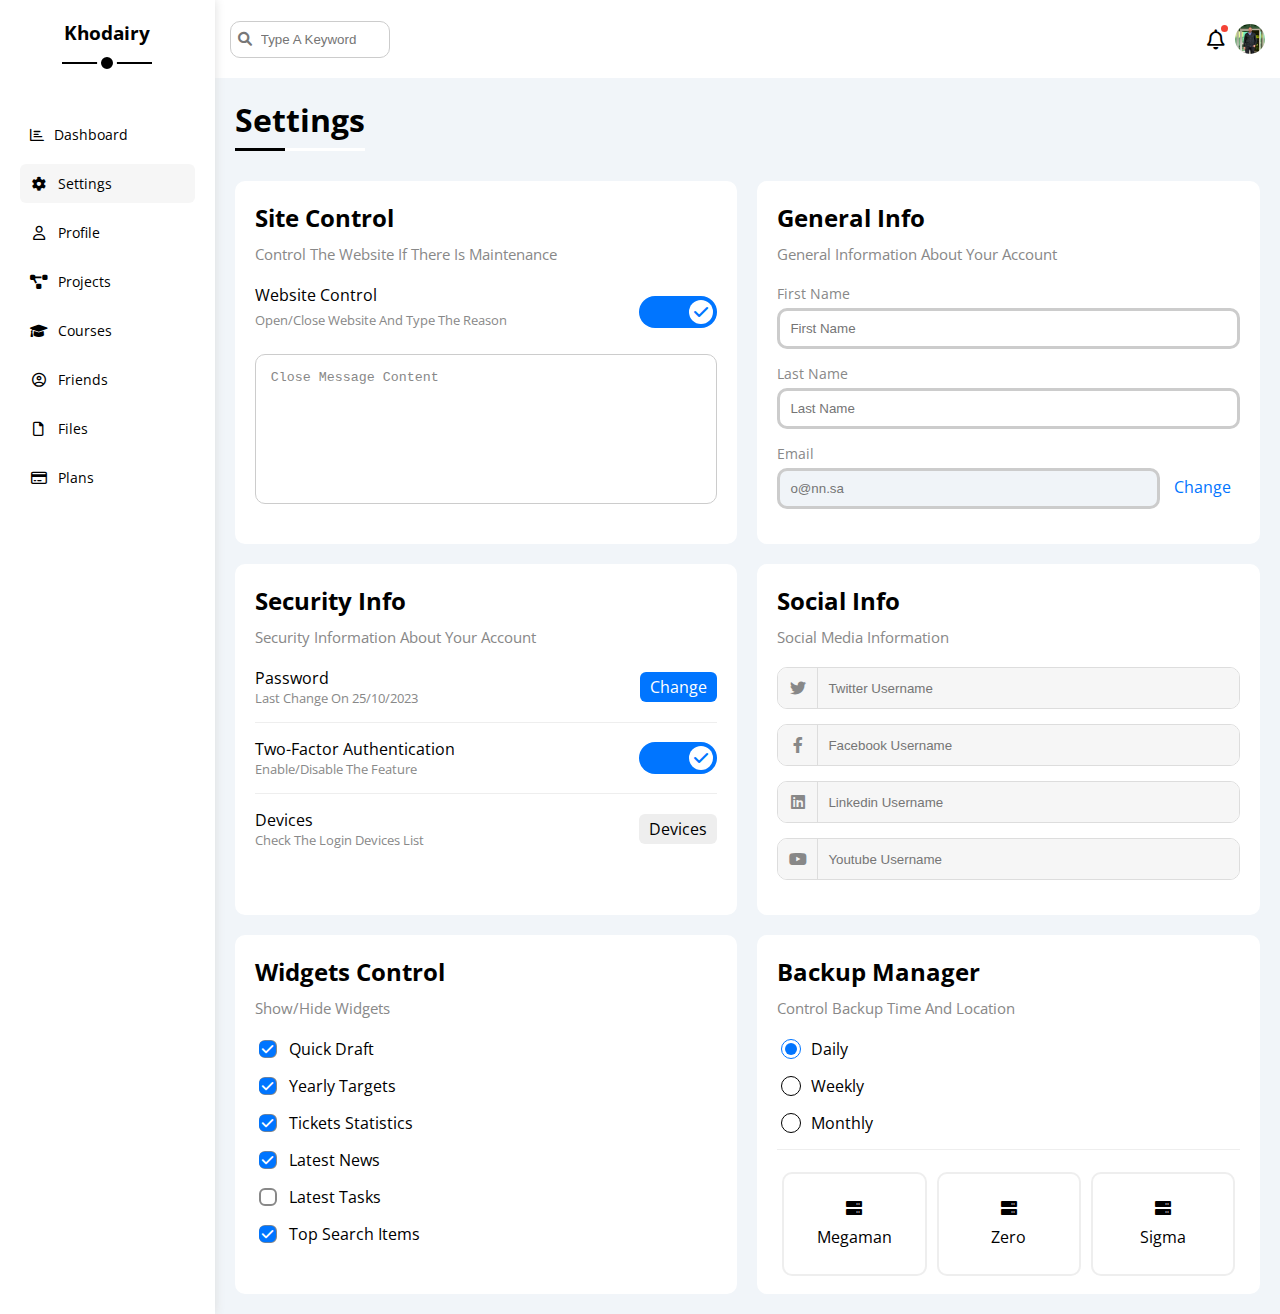
<file: settings.html>
<!DOCTYPE html>
<html lang="en">

<head>
    <meta charset="UTF-8">
    <meta name="viewport" content="width=device-width, initial-scale=1.0">
    <link rel="stylesheet" href="css/framework.css">
    <link rel="stylesheet" href="css/main.css">
    <link rel="stylesheet" href="css/all.min.css">
    <link rel="stylesheet" href="css/all.css">
    <title>Settings</title>
    <link rel="preconnect" href="https://fonts.googleapis.com">
    <link rel="preconnect" href="https://fonts.gstatic.com" crossorigin>
    <link
        href="https://fonts.googleapis.com/css2?family=Open+Sans:ital,wght@0,300;0,400;0,500;0,600;0,700;0,800;1,300;1,400;1,500;1,600;1,700;1,800&display=swap"
        rel="stylesheet">
</head>

<body>
    <div class="page d-flex">
        <div class="sidebar bg-white p-20 p-relative">
            <h3 class="p-relative mt-0 txt-c">Khodairy</h3>
            <ul>
                <li>
                    <a href="index.html" class="d-flex align-center c-black rad-6 p-10 fs-14">
                        <i class="fa-regular fa-chart-bar"></i>
                        <span class="hide-media">Dashboard</span>
                    </a>
                </li>
                <li>
                    <a href="settings.html" class="active d-flex align-center c-black rad-6 p-10 fs-14">
                        <i class="fa-solid fa-gear fa-fw"></i>
                        <span class="hide-media">Settings</span>
                    </a>
                </li>
                <li>
                    <a href="profile.html" class="d-flex align-center c-black rad-6 p-10 fs-14">
                        <i class="fa-regular fa-user fa-fw"></i>
                        <span class="hide-media">Profile</span>
                    </a>
                </li>
                <li>
                    <a href="projects.html" class="d-flex align-center c-black rad-6 p-10 fs-14">
                        <i class="fa-solid fa-diagram-project fa-fw"></i>
                        <span class="hide-media">Projects</span>
                    </a>
                </li>
                <li>
                    <a href="courses.html" class="d-flex align-center c-black rad-6 p-10 fs-14">
                        <i class="fa-solid fa-graduation-cap fa-fw"></i>
                        <span class="hide-media">Courses</span>
                    </a>
                </li>
                <li>
                    <a href="friends.html" class="d-flex align-center c-black rad-6 p-10 fs-14">
                        <i class="fa-regular fa-circle-user fa-fw"></i>
                        <span class="hide-media">Friends</span>
                    </a>
                </li>
                <li>
                    <a href="files.html" class="d-flex align-center c-black rad-6 p-10 fs-14">
                        <i class="fa-regular fa-file fa-fw"></i>
                        <span class="hide-media">Files</span>
                    </a>
                </li>
                <li>
                    <a href="plans.html" class="d-flex align-center c-black rad-6 p-10 fs-14">
                        <i class="fa-regular fa-credit-card fa-fw"></i>
                        <span class="hide-media">Plans</span>
                    </a>
                </li>
            </ul>
        </div>
        <div class="content w-full">
            <!-- Start head -->
            <div class="head between-flex bg-white p-15">
                <div class="search">
                    <input type="search" class="p-10" placeholder="Type A Keyword">
                </div>
                <div class="icon d-flex align-center">
                    <span>
                        <i class="fa-regular fa-bell fa-lg"></i>
                    </span>
                    <img src="./images/avatar.jpg" alt="">
                </div>
            </div>
            <!-- End head -->
            <h1 class="p-relative">Settings</h1>
            <div class="settings-page m-20 d-grid">
                <div class="site-control bg-white rad-10 p-20">
                    <h2 class="mb-10">Site Control</h2>
                    <p class="c-gray fs-15 mb-20">Control The Website If There Is Maintenance</p>
                    <div class="between-flex mb-15">
                        <div class="info">
                            <span class="d-block">Website Control</span>
                            <p class="c-gray fs-13">Open/Close Website And Type The Reason</p>
                        </div>
                        <label>
                            <input class="toggle-checkbox" type="checkbox" checked>
                            <div class="toggle-switch"></div>
                        </label>
                    </div>
                    <div class="textarea">
                        <textarea class="p-15 rad-10" placeholder="Close Message Content"></textarea>
                    </div>
                </div>
                <div class="general-info bg-white rad-10 p-20">
                    <h2 class="mb-10">General Info</h2>
                    <p class="c-gray fs-15 mb-20">General Information About Your Account</p>
                    <div class="mb-15">
                        <label class="mb-5 c-gray d-block fs-14">First Name</label>
                        <input class="rad-10 d-block w-full p-10" type="text" placeholder="First Name">
                    </div>
                    <div class="mb-15">
                        <label class="mb-5 c-gray d-block fs-14">Last Name</label>
                        <input class="rad-10 d-block w-full p-10" type="text" placeholder="Last Name">
                    </div>
                    <div class="mb-15">
                        <label class="mb-5 c-gray d-block fs-14">Email</label>
                        <input class="rad-10 p-10" type="email" placeholder="o@nn.sa" disabled>
                        <a class="c-blue" href="#">Change</a>
                    </div>
                </div>
                <div class="security-info bg-white rad-10 p-20">
                    <h2 class="mb-10">Security Info</h2>
                    <p class="c-gray fs-15 mb-20">Security Information About Your Account</p>
                    <div class="between-flex mb-15">
                        <div class="info">
                            <span class="d-block">Password</span>
                            <p class="c-gray fs-13">Last Change On 25/10/2023</p>
                        </div>
                        <a class="shape c-white bg-blue" href="#">Change</a>
                    </div>
                    <div class="between-flex mb-15">
                        <div class="info">
                            <span class="d-block">Two-Factor Authentication</span>
                            <p class="c-gray fs-13">Enable/Disable The Feature</p>
                        </div>
                        <label>
                            <input class="toggle-checkbox" type="checkbox" checked>
                            <div class="toggle-switch"></div>
                        </label>
                    </div>
                    <div class="between-flex mb-15">
                        <div class="info">
                            <span class="d-block">Devices</span>
                            <p class="c-gray fs-13">Check The Login Devices List</p>
                        </div>
                        <a class="shape c-black bg-gray" href="#">Devices</a>
                    </div>
                </div>
                <div class="social-info bg-white rad-10 p-20">
                    <h2 class="mb-10">Social Info</h2>
                    <p class="c-gray fs-15 mb-20">Social Media Information</p>
                    <div class="input d-flex align-center mb-15 rad-10">
                        <i class="fa-brands fa-twitter flex-center"></i>
                        <input type="text" placeholder="Twitter Username">
                    </div>
                    <div class="input d-flex align-center mb-15 rad-10">
                        <i class="fa-brands fa-facebook-f flex-center"></i>
                        <input type="text" placeholder="Facebook Username">
                    </div>
                    <div class="input d-flex align-center mb-15 rad-10">
                        <i class="fa-brands fa-linkedin flex-center"></i>
                        <input type="text" placeholder="Linkedin Username">
                    </div>
                    <div class="input d-flex align-center mb-15 rad-10">
                        <i class="fa-brands fa-youtube flex-center"></i>
                        <input type="text" placeholder="Youtube Username">
                    </div>
                </div>
                <div class="widgets-control bg-white rad-10 p-20">
                    <h2 class="mb-10">Widgets Control</h2>
                    <p class="c-gray fs-15 mb-20">Show/Hide Widgets</p>
                    <ul>
                        <li>
                            <input type="checkbox" id="one" checked>
                            <label for="one">Quick Draft</label>
                        </li>
                        <li>
                            <input type="checkbox" id="two" checked>
                            <label for="two">Yearly Targets</label>
                        </li>
                        <li>
                            <input type="checkbox" id="three" checked>
                            <label for="three">Tickets Statistics</label>
                        </li>
                        <li>
                            <input type="checkbox" id="four" checked>
                            <label for="four">Latest News</label>
                        </li>
                        <li>
                            <input type="checkbox" id="five">
                            <label for="five">Latest Tasks</label>
                        </li>
                        <li>
                            <input type="checkbox" id="six" checked>
                            <label for="six">Top Search Items</label>
                        </li>
                    </ul>
                </div>
                <div class="backup-manager bg-white rad-10 p-20">
                    <h2 class="mb-10">Backup Manager</h2>
                    <p class="c-gray fs-15 mb-20">Control Backup Time And Location</p>
                    <div class="time">
                        <ul>
                            <li>
                                <input type="radio" id="a" name="time" checked>
                                <label for="a">Daily</label>
                            </li>
                            <li>
                                <input type="radio" id="b" name="time">
                                <label for="b">Weekly</label>
                            </li>
                            <li>
                                <input type="radio" id="c" name="time">
                                <label for="c">Monthly</label>
                            </li>
                        </ul>
                    </div>
                    <div class="server">
                        <ul>
                            <li>
                                <input type="radio" name="servers" id="one-s">
                                <label for="one-s">
                                    <i class="fa-solid fa-server d-block mb-10"></i>
                                    Megaman
                                </label>
                            </li>
                            <li>
                                <input type="radio" name="servers" id="two-s">
                                <label for="two-s">
                                    <i class="fa-solid fa-server d-block mb-10"></i>
                                    Zero
                                </label>
                            </li>
                            <li>
                                <input type="radio" name="servers" id="three-s">
                                <label for="three-s">
                                    <i class="fa-solid fa-server d-block mb-10"></i>
                                    Sigma
                                </label>
                            </li>
                        </ul>
                    </div>
                </div>
            </div>
        </div>
    </div>
    </div>
    <script src="javaScript/main.js"></script>
</body>

</html>
</file>
<file: css/framework.css>
:root {
    --blue-color: #0075ff;
    --blue-alt-color: #0d69d5;
    --orange-color: #f59e0b;
    --green-color: #22c55e;
    --red-color: #f44336;
    --grey-color: #888;
    --main-transition: 0.3s;
}

/* Start Box */
.d-flex {
    display: flex;
}

.align-center {
    align-items: center;
}

.space-b {
    justify-content: space-between;
}

.d-grid {
    display: grid;
}

.gap-20 {
    gap: 20px;
}

.d-block {
    display: block;
}

@media (max-width: 767px) {
    .hide-media {
        display: none;
    }

    .block-mobile {
        display: block;
    }
}

/* End Box */
/* Start  Padding + Margin */
.p-10 {
    padding: 10px;
}

.p-15 {
    padding: 15px;
}

.p-20 {
    padding: 20px;
}

.m-20 {
    margin: 20px;
}

.mt-0 {
    margin-top: 0;
}

.mt-15 {
    margin-top: 15px;
}

.mb-5 {
    margin-bottom: 5px;
}

.mb-10 {
    margin-bottom: 10px;
}

.mb-15 {
    margin-bottom: 15px;
}

.mb-20 {
    margin-bottom: 20px;
}

/* End  Padding + Margin */
/* Start Color */
.c-black {
    color: black;
}

.c-white {
    color: white;
}

.c-blue {
    color: var(--blue-color);
}

.c-orange {
    color: var(--orange-color);
}

.c-red {
    color: var(--red-color);
}

.c-green {
    color: var(--green-color);
}

.c-gray {
    color: var(--grey-color);
}

.bg-eee {
    background-color: #eee;
}

.bg-white {
    background-color: white;
}

.bg-blue {
    background-color: var(--blue-color);
}

.bg-orange {
    background-color: var(--orange-color);
}

.bg-red {
    background-color: var(--red-color);
}

.bg-green {
    background-color: var(--green-color);
}

.bg-gray {
    background-color: #eee;
}

/* End Color */
/* Start Position */
.p-relative {
    position: relative;
}

.w-full {
    width: 100%;
}

/* End Position */
/* Start Fonts */
.txt-c {
    text-align: center;
}

@media(max-width: 767px) {
    .txt-c-mobile {
        text-align: center;
    }
}

.fs-13 {
    font-size: 13px;
}

.fs-14 {
    font-size: 14px;
}

.fs-15 {
    font-size: 15px;
}

/* End Fonts */
/* Start Border */
.rad-6 {
    border-radius: 6px;
}

.rad-10 {
    border-radius: 10px;
}

/* End Border */
/* Start many of Component */
.between-flex {
    display: flex;
    justify-content: space-between;
    align-items: center;
}

.flex-center {
    display: flex;
    justify-content: center;
    align-items: center;
}

.shape {
    padding: 4px 10px;
    border-radius: 6px;
}

.icon {
    width: 48px;
    height: 48px;
    border-radius: 50%;
}

/* End many of Component */
</file>
<file: css/main.css>
/* Start Global Rules */
* {
    -webkit-box-sizing: border-box;
    -moz-box-sizing: border-box;
    box-sizing: border-box;
    margin: 0;
}

:root {
    --blue-color: #0075ff;
    --blue-alt-color: #0d69d5;
    --orange-color: #f59e0b;
    --green-color: #22c55e;
    --red-color: #f44336;
    --grey-color: #888;
    --main-transition: 0.3s;
}

::-webkit-scrollbar {
    width: 15px;
}

::-webkit-scrollbar-track {
    background-color: white;
}

::-webkit-scrollbar-thumb {
    background-color: var(--blue-color);
}

::-webkit-scrollbar-thumb:hover {
    background-color: var(--blue-alt-color);
}

html {
    scroll-behavior: smooth;
}

body {
    font-family: 'Open Sans', sans-serif;
}

.page {
    background-color: #f1f5f9;
}

a {
    text-decoration: none;
}

ul {
    list-style: none;
    margin: 0;
    padding: 0;
}

*:focus {
    outline: none;
}

/* End Global Rules */
/* Start Sidebar */
.sidebar {
    width: 250px;
    box-shadow: 0 0 10px #ddd;
}

.sidebar h3 {
    position: relative;
    padding: 0 20px 20px;
    margin-bottom: 50px;
}

.sidebar h3::before {
    content: "";
    position: absolute;
    bottom: 0px;
    width: 90px;
    height: 2px;
    background-color: black;
    left: 50%;
    transform: translate(-50%, -50%);
}

.sidebar h3::after {
    content: "";
    position: absolute;
    bottom: -18px;
    width: 12px;
    height: 12px;
    border-radius: 50%;
    border: 4px solid white;
    background-color: black;
    left: 50%;
    transform: translate(-50%, -50%);
}

.sidebar ul li a {
    margin-bottom: 10px;
    transition: var(--main-transition);
}

.sidebar ul li a.active,
.sidebar ul li a:hover {
    background-color: #f6f6f6;
}

.sidebar ul li a span {
    margin-left: 10px;
}

@media (max-width: 767px) {
    .sidebar {
        width: 58px;
        padding: 0px;
    }

    .sidebar h3 {
        font-size: 11px;
        margin-top: 30px;
        margin-bottom: 15px;
        display: flex;
        justify-content: center;
    }

    .sidebar h3::before,
    .sidebar h3::after {
        display: none;
    }

    .sidebar ul li {
        margin-left: 50%;
        transform: translate(-50%, -50%);
        position: relative;
    }

    .sidebar ul li a i {
        transform: translate(-50%, -50%);
        position: absolute;
        top: 50%;
        left: 50%;
        transform: translate(-50%, -50%);
    }
}

/* End Sidebar */
/* Start Content */
/* Start Head */
.content {
    overflow: hidden;
}

.head .search {
    position: relative;
}

.head .search::before {
    font-family: "Font Awesome 6 Free";
    content: "\f002";
    font-weight: 900;
    color: #777;
    position: absolute;
    z-index: 1;
    top: 50%;
    transform: translateY(-50%);
    left: 8px;
    font-size: 14px;
}

.head .search input {
    padding-left: 30px;
    width: 160px;
    transition: var(--main-transition);
    border: 1px solid #ccc;
    color: var(--grey-color);
    border-radius: 10px;
    position: relative;
}

.head .search input:focus {
    width: 200px;
}

.head .search input:focus::placeholder {
    opacity: 0;
}

.head .icon {
    flex-basis: 10%;
    justify-content: end;
}

.head .icon span {
    margin-right: 10px;
    position: relative;
}

.head .icon span::before {
    content: "";
    position: absolute;
    width: 7px;
    height: 7px;
    background-color: var(--red-color);
    top: -3px;
    right: -3px;
    border-radius: 50%;
}

.head .icon img {
    width: 30px;
    height: 30px;
    border-radius: 50%;
}

/* End Head */
.page h1 {
    margin: 20px 20px 40px;
}

.page h1::before {
    content: "";
    position: absolute;
    width: 50px;
    height: 3px;
    background-color: black;
    left: 0;
    bottom: -10px;
}

.page h1::after {
    content: "";
    position: absolute;
    width: 80px;
    height: 3px;
    background-color: white;
    left: 50px;
    bottom: -10px;
}

.wrapper {
    grid-template-columns: repeat(auto-fill, minmax(450px, 1fr));
    margin: 0 20px;
}

@media(max-width: 767px) {
    .wrapper {
        display: block;
    }

    .wrapper>div {
        display: block;
        width: 100%;
        margin-bottom: 10px;
    }
}

/* Start Welcome */
.welcome {
    overflow: hidden;
}

.welcome .upper {
    background-color: #eee;
}

.welcome .upper .name p {
    font-size: 16px;
    color: var(--grey-color);
    margin-top: 5px;
}

.welcome .upper img {
    width: 200px;
}

.welcome .image {
    width: 64px;
    border-radius: 50%;
    border: 4px solid white;
    box-shadow: 0 0 5px #ddd;
    transform: translatey(-32px);
    margin-left: 15px;
}

.welcome .info {
    border-top: 1px solid #eee;
    padding: 20px;
    border-bottom: 1px solid #eee;
    margin-top: -20px;
    justify-content: space-between;
}

.welcome .info div {
    width: 33%;
    text-align: center;
    font-size: 16px;
}

.welcome .info div span {
    font-size: 14px;
    color: var(--grey-color);
}

.welcome button {
    background-color: var(--blue-color);
    color: white;
    border: 1px solid white;
    padding: 5px;
    border-radius: 6px;
    margin: 15px 15px 15px auto;
    display: block;
    transition: var(--main-transition);
    cursor: pointer;
}

.welcome button:hover {
    background-color: var(--blue-alt-color);
}

@media (max-width: 767px) {
    .welcome .upper {
        text-align: center;
        display: block;
        padding-bottom: 40px;
    }

    .welcome .info {
        display: block;
    }

    .welcome .image {
        margin-left: 0;
    }

    .welcome .info div {
        margin-bottom: 20px;
        text-align: center;
        width: 100%;
    }

    .welcome .info div:last-child {
        margin-bottom: 0;
    }
}

/* End Welcome */
/* Start Quick Draft */
.quick .name h2 {
    margin-bottom: 10px;
}

.quick .name p {
    font-size: 16px;
    color: var(--grey-color);
    margin-bottom: 20px;
}

.quick .form input[type=text] {
    display: block;
    background-color: #eee;
    border: 1px solid #eee;
    padding: 10px;
    width: 100%;
    margin-bottom: 20px;

}

.quick .form input[type=text]::placeholder {
    color: var(--grey-color);
}

.quick .form textarea {
    display: block;
    background-color: #eee;
    border: 1px solid #eee;
    padding: 10px;
    resize: none;
    width: 100%;
    min-height: 180px;
    margin-bottom: 20px;
}

.quick .form textarea::placeholder {
    color: var(--grey-color);
}

.quick .form input[type=submite] {
    background-color: var(--blue-color);
    color: white;
    border: 1px solid white;
    padding: 5px;
    border-radius: 6px;
    margin: 15px 0px 15px auto;
    display: block;
    transition: var(--main-transition);
    width: 50px;
    text-align: center;
    cursor: pointer;
}

.quick .form input[type=submite]:hover {
    background-color: var(--blue-alt-color);
}

/* End Quick Draft */
/* Start Yearly Targets */
.yearly-targets h2 {
    margin-bottom: 10px;
}

.yearly-targets p {
    margin-bottom: 20px;
    font-size: 16px;
    color: var(--grey-color);
}

.yearly-targets .boxs {
    display: flex;
    flex-wrap: wrap;
    gap: 20px;
}

.yearly-targets .boxs .box {
    flex-basis: 100%;
    align-items: center;
}

.yearly-targets .boxs .box .logo {
    width: 80px;
    height: 80px;
    margin-right: 15px;
}

.yearly-targets .boxs .box .info {
    flex: 1;
}

.yearly-targets .boxs .box .info p {
    margin: 0;
}

.yearly-targets .boxs .box .info span {
    font-weight: bold;
    margin: 5px 0 10px;
}

.yearly-targets .boxs .box .info .progress {
    width: 100%;
    height: 4px;
    position: relative;
}

.yearly-targets .boxs .box .info .progress span {
    position: absolute;
    left: 0;
    top: -5px;
    height: 100%;
}

.yearly-targets .boxs .box .info .progress span::before {
    content: "80%";
    position: absolute;
    right: -15px;
    top: -35px;
    width: 35px;
    height: 22px;
    border-radius: 6px;
    color: white;
    font-size: 12px;
    display: flex;
    justify-content: center;
    align-items: center;
}

.yearly-targets .boxs .box .info .progress span::after {
    content: "";
    position: absolute;
    right: -4px;
    top: -13px;
    border: 6px solid;
}


.yearly-targets .boxs .box:first-child .logo {
    background-color: rgb(0 117 255 / 20%);
}

.yearly-targets .boxs .box:first-child .logo i {
    color: var(--blue-color);
}

.yearly-targets .boxs .box:first-child .info .progress {
    background-color: rgb(0 117 255 / 20%);
}

.yearly-targets .boxs .box:first-child .info .progress span::before {
    content: "80%";
    background-color: var(--blue-color);
}

.yearly-targets .boxs .box:first-child .info .progress span::after {
    border-color: var(--blue-color) transparent transparent;
}

.yearly-targets .boxs .box:first-child .info .progress span {
    background-color: var(--blue-color);
}




.yearly-targets .boxs .box:nth-child(2) .logo {
    background-color: rgba(245, 158, 11, 0.2);
}

.yearly-targets .boxs .box:nth-child(2) .logo i {
    color: var(--orange-color);
}

.yearly-targets .boxs .box:nth-child(2):nth-child(2) .info .progress {
    background-color: rgba(245, 158, 11, 0.2);
}

.yearly-targets .boxs .box:nth-child(2) .info .progress span::before {
    content: "55%";
    background-color: var(--orange-color);
}

.yearly-targets .boxs .box:nth-child(2) .info .progress span::after {
    border-color: var(--orange-color) transparent transparent;
}

.yearly-targets .boxs .box:nth-child(2) .info .progress span {
    background-color: var(--orange-color);
}



.yearly-targets .boxs .box:last-child .logo {
    background-color: rgba(34, 197, 94, 0.2);
}

.yearly-targets .boxs .box:last-child .logo i {
    color: var(--green-color);
}

.yearly-targets .boxs .box:last-child .info .progress {

    background-color: rgba(34, 197, 94, 0.2);
}

.yearly-targets .boxs .box:last-child .info .progress span::before {
    content: "75%";
    background-color: var(--green-color);
}

.yearly-targets .boxs .box:last-child .info .progress span::after {
    border-color: var(--green-color) transparent transparent;
}

.yearly-targets .boxs .box:last-child .info .progress span {
    background-color: var(--green-color);
}

@media (max-width: 767px) {
    .yearly-targets .boxs .box .info {
        text-align: left;
    }
}

/* End Yearly Targets */
/* Start Tickets Statistics */
.tickets-statistics h2 {
    margin-bottom: 10px;
}

.tickets-statistics p {
    margin-bottom: 20px;
    font-size: 16px;
    color: var(--grey-color);
}

.tickets-statistics .boxs {
    grid-template-columns: repeat(auto-fill, minmax(46%, 1fr));
    gap: 20px;
    margin-top: 20px;
}

.tickets-statistics .boxs .box {
    width: 100%;
    height: 100%;
    border: 1px solid rgb(204, 204, 204);
    border-radius: 6px;
    padding: 20px;
    flex-direction: column;
    gap: 10px;
    align-items: center;
}

.tickets-statistics .boxs .box:first-child i {
    color: var(--orange-color);
}

.tickets-statistics .boxs .box:nth-child(2) i {
    color: var(--blue-color);
}

.tickets-statistics .boxs .box:nth-child(3) i {
    color: var(--green-color);
}

.tickets-statistics .boxs .box:last-child i {
    color: var(--red-color);
}

@media (max-width: 767px) {
    .tickets-statistics .boxs {
        grid-template-columns: repeat(auto-fill, minmax(100%, 1fr));
        gap: 10px;
    }
}

/* End Tickets Statistics */
/* Start Latest News*/
.latest-news h2 {
    margin-bottom: 20px;
}

.latest-news .boxs {
    flex-direction: column;
}

.latest-news .boxs .box {
    align-items: center;
}

.latest-news .boxs .box:not(:last-child) {
    border-bottom: 1px solid #eee;
    margin-bottom: 20px;
    padding-bottom: 20px;
}

.latest-news .boxs .box .image {
    width: 100px;
    margin-right: 15px;
}

.latest-news .boxs .box .image img {
    width: 100%;
    border-radius: 6px;
}

.latest-news .boxs .box .info {
    flex: 1;
}

.latest-news .boxs .box .info h3 {
    font-size: 16px;
    margin: 0 0 6px;
}

.latest-news .boxs .box .info p {
    font-size: 14px;
    color: var(--grey-color);
}

.latest-news .boxs .box .button {
    font-size: 13px;
}

@media (max-width: 767px) {
    .latest-news .boxs .box {
        flex-direction: column;
    }

    .latest-news .boxs .box .info {
        margin-bottom: 10px;
    }
}

/* End Latest News */
/* Start Latest Tasks */
.latest-tasks h2 {
    margin-bottom: 20px;
}

.latest-tasks .boxs {
    flex-direction: column;
    flex-wrap: wrap;
}

.latest-tasks .boxs .box {
    align-items: center;
}

.latest-tasks .boxs .box:not(:last-child) {
    padding-bottom: 15px;
    margin-bottom: 15px;
    border-bottom: 1px solid #eee;
}

.latest-tasks .boxs .box .info {
    flex: 1;
}

.latest-tasks .boxs .box:nth-child(4) {
    opacity: 0.3;
}

.latest-task .boxs .box .info h3 {
    margin-bottom: 5;
    font-size: 15px;
}

.latest-tasks .boxs .box .info p {
    font-size: 16px;
    color: var(--grey-color);
}

.latest-tasks .boxs .box .logo i {
    transition: var(--main-transition);
}

.latest-tasks .boxs .box .logo i:hover {
    color: var(--red-color);
    cursor: pointer;
}

@media (max-width:767px) {
    .latest-tasks .boxs .box .info {
        text-align: left;
    }
}

/* End Latest Tasks */
/* Start Top Search Items */
.top-search-items h2 {
    margin-bottom: 20px;
}

.top-search-items .boxs {
    flex-direction: column;
}

.top-search-items .boxs .box:first-child {
    color: var(--grey-color);
    padding: 0;
    margin-bottom: 10px;
}

.top-search-items .boxs .box {
    padding: 15px 0;
    justify-content: space-between;
}

.top-search-items .boxs .box span:first-child {
    font-size: 16px;
}

.top-search-items .boxs .box span:last-child {
    font-size: 13px;
}

/* End Top Search Items */
/* Start Latest Uploads */
.latest-uploads h2 {
    margin-bottom: 20px;
}

.latest-uploads .boxs {
    flex-direction: column;
}

.latest-uploads .boxs .box {
    align-items: center;
    padding-bottom: 10px;
    margin-bottom: 10px;
    border-bottom: 1px solid #eee;
}

.latest-uploads .boxs .box .image {
    width: 40px;
    margin-right: 10px;
}

.latest-uploads .boxs .box .info {
    flex: 1;
}

.latest-uploads .boxs .box .info span:last-child {
    font-size: 15px;
    color: var(--grey-color);
}

.latest-uploads .boxs .box .button {
    font-size: 13px;
}

@media (max-width:767px) {
    .latest-uploads .boxs .box .info {
        text-align: left;
    }
}

/* End Latest Uploads */
/* Start Last Project Progress */
.last-project-progress {
    position: relative;
}

.last-project-progress ul {
    position: relative;
}

.last-project-progress ul::before {
    content: "";
    position: absolute;
    width: 2px;
    height: calc(100% - 25px);
    left: 14px;
    background-color: var(--blue-color);
}

.last-project-progress ul li {
    margin-top: 25px;
    position: relative;
    padding-left: 40px;
}

.last-project-progress ul li:not(:last-child)::before {
    content: "";
    position: absolute;
    width: 20px;
    height: 20px;
    border-radius: 50%;
    left: 3px;
    top: -2px;
    background-color: var(--blue-color);
    border: 2px solid white;
    z-index: 1;
}

.last-project-progress ul li:nth-child(4)::before {
    animation: animation 2s linear infinite;
}

.last-project-progress ul li::after {
    content: "";
    position: absolute;
    width: 26px;
    height: 26px;
    border-radius: 50%;
    left: 0;
    top: -5px;
    background-color: white;
    border: 2px solid var(--blue-color);
}

.last-project-progress img {
    position: absolute;
    width: 160px;
    right: 0;
    bottom: -15px;
    opacity: 0.1;
}

@media (max-width:767px) {
    .last-project-progress ul li {
        text-align: left;
    }
}

@keyframes animation {
    0% {
        opacity: 1;
    }

    50% {
        opacity: 0;
    }

    100% {
        opacity: 1;
    }
}

/* End Last Project Progress */
/* Start Reminders */
.reminders h2 {
    margin-bottom: 20px;
}

.reminders ul li {
    position: relative;
    margin-top: 15px;
}

.reminders ul li>span {
    position: absolute;
    top: 50%;
    transform: translateY(-50%);
    width: 15px;
    height: 15px;
    border-radius: 50%;
    margin-right: 15px;
}

.reminders ul li>div {
    margin-left: 30px;
    padding-left: 15px;
    border-left: 2px solid var(--blue-color);
}

.reminders ul li>div>p {
    font-size: 14px;
    margin-bottom: 5px;
    font-weight: bold;
}

.reminders ul li>div>span {
    font-size: 13px;
    color: var(--grey-color);
}

@media (max-width:767px) {
    .reminders ul li {
        text-align: left;
    }
}

/* End Reminders */
/* Start Latest Post */
.latest-post .h img {
    margin-right: 15px;
}

.latest-post .h>div span:first-child {
    font-weight: bold;
    margin-bottom: 5px;
}

.latest-post .h>div span:last-child {
    color: var(--grey-color);
}

.latest-post .c {
    margin: 20px 0;
    padding: 20px 0;
    border: 1px solid;
    border-color: #eee transparent;
}

.latest-post .f {
    justify-content: space-between;
    color: var(--grey-color);
}

@media (max-width:767px) {
    .latest-post .h {
        flex-direction: column;
        gap: 10px;
    }

    .latest-post .h img {
        align-self: center;
    }
}

/* End Latest Post */
/* Start Social Media Stats */
.social-media-stats ul li {
    position: relative;
    margin-bottom: 10px;
}

.social-media-stats ul li i {
    color: white;
    width: 52px;
    height: 59px;
    display: flex;
    position: absolute;
    left: 0;
}

.social-media-stats ul li i:hover {
    transform: rotateZ(4deg);

}

.social-media-stats ul li .box {
    flex: 1;
    justify-content: space-between;
    align-items: center;
    padding: 15px 15px 15px 70px;
}

.social-media-stats ul li .box a {
    color: white;
}

.social-media-stats ul .twitter i,
.social-media-stats ul .twitter .box a {
    background-color: #1da1f2;
}

.social-media-stats ul .twitter .box {
    background-color: rgb(29 161 242 / 20%);
}

.social-media-stats ul .twitter .box span {
    color: #1da1f2;
}


.social-media-stats ul .facebook i,
.social-media-stats ul .facebook .box a {
    background-color: #1877f2;
}

.social-media-stats ul .facebook .box {
    background-color: rgb(24 119 242 / 20%);
}

.social-media-stats ul .facebook .box span {
    color: #1877f2;
}


.social-media-stats ul .youtube i,
.social-media-stats ul .youtube .box a {
    background-color: #ff0000;
}

.social-media-stats ul .youtube .box {
    background-color: rgb(255 0 0 / 20%);
}

.social-media-stats ul .youtube .box span {
    color: #ff0000;
}


.social-media-stats ul .linkedin i,
.social-media-stats ul .linkedin .box a {
    background-color: #0077b5;
}

.social-media-stats ul .linkedin .box {
    background-color: rgb(0 119 181 / 20%);
}

.social-media-stats ul .linkedin .box span {
    color: #0077b5;
}

@media (max-width: 400px) {
    .social-media-stats ul li .box {
        padding: 15px 15px 15px 55px;
    }

    .social-media-stats ul .facebook .box span {
        font-size: 13px;
    }

    .social-media-stats ul li .box a {
        font-size: 13px;
    }
}

/* End Social Media Stats */
/* Start Projects */

.projects {
    margin: 20px;
}

.projects .table-responsive {
    overflow-x: auto;
}

.projects table {
    border-spacing: 0px;
    min-width: 1000px;
    width: 100%;
}

.projects table thead tr td {
    background-color: #eee;
    padding: 15px;
    font-weight: bold;
}

.projects table tbody tr {
    transition: var(--main-transition);
}

.projects table tbody tr:hover {
    background-color: #faf7f7;
}

.projects table tbody tr td {
    border: 0.5px solid #eee;
    padding: 15px;
}

.projects table tbody tr td:last-child {
    color: white;
}

.projects table tbody tr td img {
    width: 32px;
    height: 32px;
    border-radius: 50%;
    border: 2px solid white;
}

.projects table tbody tr td img:not(:first-child) {
    margin-left: -20px;
}

@media (max-width: 767px) {
    .projects {
        margin: 10px 20px;
    }
}

/* End Projects */
/* End Content */
/* Start Settings Page */
.toggle-checkbox {
    appearance: none;
    display: none;
}

.toggle-switch {
    width: 78px;
    height: 32px;
    border-radius: 16px;
    position: relative;
    transition: var(--main-transition);
    cursor: pointer;
    background-color: #aaa;
}

.toggle-switch::before {
    font-family: "Font Awesome 6 Free";
    content: "\f00d";
    font-weight: 900;
    position: absolute;
    width: 24px;
    height: 24px;
    background-color: white;
    color: #aaa;
    left: 4px;
    top: 50%;
    transform: translateY(-50%);
    border-radius: 50%;
    display: flex;
    justify-content: center;
    align-items: center;
    transition: var(--main-transition);

}

.toggle-checkbox:checked+.toggle-switch {
    background-color: var(--blue-color);

}

.toggle-checkbox:checked+.toggle-switch::before {
    content: "\f00c";
    left: 50px;
    color: var(--blue-color);
    transition: var(--main-transition);
}

.settings-page {
    gap: 20px;
    grid-template-columns: repeat(auto-fill, minmax(500px, 1fr));
}

@media (max-width: 767px) {
    .settings-page {
        grid-template-columns: minmax(100px, 1fr);
        margin-left: 10px;
        margin-right: 10px;
        gap: 10px;
    }
}

/* Start Site Control */
.site-control .info p {
    margin: 5px 0 10px;
}

.site-control textarea {
    width: 100%;
    min-height: 150px;
    resize: none;
    border: 1px solid #ccc;
}

.site-control textarea::placeholder {
    color: var(--grey-color);
}

/* End Site Control */
/* Start General Info */
.general-info>div input {
    border: solid #ccc;
}

.general-info>div:last-child input {
    margin-right: 10px;
    display: inline-flex;
    width: calc(100% - 80px);
    cursor: no-drop;
    background-color: #f0f4f8;
    color: #bbb;
}

/* End General Info */
/* Start Security Info */
.security-info>div:not(:last-child) {
    padding-bottom: 15px;
    border-bottom: 1px solid #eee;
}

/* End Security Info */
/* Start Social Info */
.social-info .input {
    border: 1px solid #ddd;
    overflow: hidden;
}

.social-info .input i {
    height: 40px;
    width: 40px;
    display: flex;
    color: var(--grey-color);
    border-right: 1px solid #ddd;
    background-color: #f6f6f6;
    transition: var(--main-transition);
}

.social-info .input input {
    border: none;
    height: 40px;
    padding-left: 10px;
    background-color: #f6f6f6;
    flex: 1;
}

.social-info .input:focus-within i {
    color: black;
}

/* End Social Info */
/* Start Widgets Control */
.widgets-control ul li {
    margin-bottom: 15px;
}

.widgets-control ul li label:hover::before {
    border-color: var(--blue-color);
}

.widgets-control ul li input {
    appearance: none;
}

.widgets-control ul li label {
    position: relative;
    padding-left: 30px;
}

.widgets-control ul li label::before {
    content: "";
    position: absolute;
    width: 14px;
    height: 14px;
    left: 0;
    border: 2px solid var(--grey-color);
    top: 50%;
    transform: translateY(-50%);
    border-radius: 6px;
    transition: var(--main-transition);

}

.widgets-control ul li label::after {
    font-family: "Font Awesome 6 Free";
    content: "\f00c";
    position: absolute;
    font-weight: 900;
    width: 15px;
    height: 15px;
    left: 0px;
    top: 50%;
    transform: translateY(-50%) scale(0);
    border-radius: 6px;
    color: white;
    background-color: var(--blue-color);
    display: flex;
    justify-content: center;
    align-items: center;
    border: 1px solid transparent;
    font-size: 13px;
    transition: var(--main-transition);
}

.widgets-control ul li input:checked+label::after {
    transform: translateY(-50%) scale(1) rotate(360deg);
}

/* End Widgets Control */
/* Start Backup Manager */
.backup-manager .time ul li {
    margin-bottom: 15px;
}

.backup-manager .time ul li input {
    appearance: none;
}

.backup-manager .time ul li label {
    position: relative;
    padding-left: 30px;
    cursor: pointer;
}

.backup-manager .time ul li label::before {
    content: "";
    position: absolute;
    width: 18px;
    height: 18px;
    border-radius: 50%;
    border: 1px solid;
    left: 0;
    top: 50%;
    transform: translateY(-50%);
    transition: var(--main-transition);
}

.backup-manager .time ul li label::after {
    content: "";
    position: absolute;
    width: 12px;
    height: 12px;
    border-radius: 50%;
    background-color: var(--blue-color);
    left: 4px;
    top: 50%;
    transform: translateY(-50%) scale(0);
    transition: var(--main-transition);
}

.backup-manager .time ul li input:checked+label::after {
    transform: translateY(-50%) scale(1);
}

.backup-manager .time ul li input:checked+label::before {
    border-color: var(--blue-color);
}

.backup-manager .server ul {
    display: flex;
    border-top: 1px solid #eee;
}

.backup-manager .server ul li {
    flex: 1;
    text-align: center;
    margin: 0px 5px 20px;
}

.backup-manager .server ul li input {
    appearance: none;
}

.backup-manager .server ul li label {
    width: 100%;
    height: 100%;
    border: 2px solid #eee;
    border-radius: 10px;
    display: flex;
    justify-content: center;
    padding: 15px;
    flex-direction: column;
    transition: var(--main-transition);
    cursor: pointer;
}

.backup-manager .server ul li label i {
    display: block;
}

.backup-manager .server ul li input:checked+label {
    color: var(--blue-color);
    border-color: var(--blue-color);
}

@media (max-width: 767px) {
    .backup-manager .server ul {
        flex-direction: column;
    }

    .backup-manager .server ul li {
        margin: 0;
    }
}

/* End Backup Manager */
/* End Settings Page */
/* Start Profile Page */
.toggle-checkbox2 {
    appearance: none;
    display: none;
}

.toggle-switch2 {
    width: 78px;
    height: 20px;
    border-radius: 16px;
    position: relative;
    transition: var(--main-transition);
    cursor: pointer;
    background-color: #aaa;
}

.toggle-switch2::before {
    font-family: "Font Awesome 6 Free";
    content: "\f00d";
    font-weight: 900;
    position: absolute;
    width: 12px;
    height: 12px;
    background-color: white;
    color: #aaa;
    left: 3px;
    top: 50%;
    transform: translateY(-50%);
    border-radius: 50%;
    display: flex;
    justify-content: center;
    align-items: center;
    font-size: 11px;
    transition: var(--main-transition);

}

.toggle-checkbox2:checked+.toggle-switch2 {
    background-color: var(--blue-color);

}

.toggle-checkbox2:checked+.toggle-switch2::before {
    content: "\f00c";
    left: 62px;
    color: var(--blue-color);
    transition: var(--main-transition);
}


.profile-page .my-info .left {
    flex: 1;
    max-width: 500px;
    text-align: center;
    border-right: 1px solid #eee;
}

.profile-page .my-info .left img {
    width: 120px;
    height: 120px;
    border-radius: 50%;
    margin-bottom: 10px;
}

.profile-page .my-info .left p:nth-of-type(1) {
    color: var(--grey-color);
    margin: 10px 0 15px;
}

.profile-page .my-info .left .progress {
    height: 6px;
    width: 150px;
    background: #eee;
    margin: auto;
    border-radius: 10px;
    position: relative;
}

.profile-page .my-info .left .progress span {
    position: absolute;
    height: 100%;
    background-color: var(--blue-color);
    left: 0;
    border-radius: 6px;
}

.profile-page .my-info .left .stars {
    margin: 10px 0;
}

.profile-page .my-info .left p:last-child {
    color: var(--grey-color);
    font-size: 13px;
}

@media (max-width: 767px) {
    .profile-page .my-info {
        flex-direction: column;
    }

    .profile-page .my-info .left {
        border-right: none;
    }
}

.profile-page .my-info .right {
    flex: 2;
}

/* Start General Information */
.information {
    display: flex;
    justify-content: start;
    flex-wrap: wrap;
    padding: 20px;
    transition: var(--main-transition);
}

.information:hover {
    background-color: #f9f9f9;
}

.information h4 {
    width: 100%;
}

.information div:not(:last-child) {
    min-width: 250px;
    padding: 10px 0px 0px;
}

.information div:last-child {
    width: 78px;
    padding: 10px 0px 0px;

}

.information div span:first-child {
    color: var(--grey-color);
    font-size: 14px;
}

.information div span:last-child {
    font-size: 14px;
}

.profile-page .my-info .right>div:not(:last-child) {
    border-bottom: 1px solid #eee;
}

@media (max-width: 767px) {
    .information {
        text-align: center;
        flex-direction: column;
    }

    .information div:last-child {
        margin: auto;
    }
}

/* End General Information */
/* Start Other Data */
.other-data {
    display: flex;
    gap: 20px;
    margin: 20px 0;
}



.other-data .my-skills {
    flex: 1;
}

.other-data .latest-activities {
    flex: 2;
}

.other-data .my-skills ul li {
    padding: 15px 0;
    display: inline-flex;
    width: 100%;
}

.other-data .my-skills ul li:not(:last-child) {
    border-bottom: 1px solid #eee;
}


.other-data .my-skills ul li span:not(:last-child) {
    margin-right: 5px;
}

.other-data .my-skills ul li span {
    font-size: 14px;
    margin-top: 5px;
}

@media (max-width: 767px) {
    .other-data {
        flex-direction: column;
        text-align: center;
    }

    .other-data .my-skills ul li {
        display: block;
    }
}

.other-data .latest-activities .boxs .box:not(:last-child) {
    padding-bottom: 20px;
    margin-bottom: 20px;
    border-bottom: 1px solid #eee;
}

.other-data .latest-activities .boxs .box img {
    width: 64px;
    margin-right: 10px;
}

.other-data .latest-activities .boxs .box div:last-child {
    margin-left: auto;
    text-align: right;
}

@media (max-width: 767px) {
    .other-data .latest-activities .boxs .box {
        flex-direction: column;
    }

    .other-data .latest-activities .boxs .box span {
        margin: 10px 0 5px;
    }

    .other-data .latest-activities .boxs .box div:last-child {
        margin: auto;
        text-align: center;
    }
}

/* End Other Data */
/* End Profile Page */

/* Start Projects Page */
.projects-page {
    grid-template-columns: repeat(auto-fill, minmax(500px, 1fr));
    gap: 20px;
}

@media (max-width: 767px) {
    .projects-page {
        grid-template-columns: minmax(200px, 1fr);
        margin-left: 10px;
        margin-right: 10px;
        gap: 10px;
    }
}

.projects-page .project>span {
    text-align: right;
    color: var(--grey-color);
    font-size: 13px;
    position: absolute;
    right: 20px;
    top: 15px;
}

.projects-page .project>h4 {
    font-weight: normal;
}

.projects-page .project>p {
    color: var(--grey-color);
    font-size: 14px;
    margin: 10px 0
}

.projects-page .project .team {
    padding: 20px 0;
}

.projects-page .project .team img {
    width: 40px;
    height: 40px;
    border-radius: 50%;
    margin-right: -20px;
    border: 2px solid white;
}

.projects-page .project .do {
    justify-content: flex-end;
    font-size: 13px;
    padding: 15px 0;
    border-top: 1px solid #eee;
    border-bottom: 1px solid #eee;
}

.projects-page .project .do span {
    margin-left: 5px;
}

.projects-page .project .info {
    margin-top: 10px;
    padding-top: 10px;
    justify-content: space-between;
    align-items: center;
}

.projects-page .project .info .progress {
    width: 200px;
    height: 8px;
    background-color: #eee;
    border-radius: 6px;
    position: relative;
}

.projects-page .project .info .progress span {
    width: 70%;
    position: absolute;
    height: 100%;
    border-radius: 6px;
}

.projects-page .project .info .salary {
    color: var(--grey-color);
    font-size: 14px;
}

@media (max-width: 767px) {
    .projects-page .project .do {
        flex-direction: column;
        width: fit-content;
        gap: 5px;
    }

    .projects-page .project .do span {
        width: fit-content;
    }

    .projects-page .project .info {
        flex-direction: column;
        gap: 20px;
    }
}

/* End Projects Page */
/* Start Courses Page */
.courses-page {
    display: grid;
    grid-template-columns: repeat(auto-fill, minmax(300px, 1fr));
    gap: 20px;
}

@media (max-width: 767px) {
    .courses-page {
        display: block;
    }

    .course {
        margin-bottom: 10px;
    }
}

.courses-page .course img:first-child {
    max-width: 100%;
}

.courses-page .course img:nth-last-of-type(1) {
    position: absolute;
    width: 64px;
    height: 64px;
    border-radius: 50%;
    top: 15px;
    left: 15px;
    border: 2px solid white;
}

.courses-page .course .info {
    border-bottom: 1px solid #eee;
}

.courses-page .course .info p {
    margin: 15px 0;
    color: var(--grey-color);
    font-size: 14px;
}

.courses-page .course>span {
    display: block;
    width: fit-content;
    margin: auto;
    position: absolute;
    left: 50%;
    bottom: 33px;
    transform: translateX(-50%);
}

.courses-page .course .salary {
    justify-content: space-between;
    color: var(--grey-color);
    font-size: 13px;
}

/* End Courses Page */
/* Start Frinds Page */
.frinds-page {
    grid-template-columns: repeat(auto-fill, minmax(300px, 1fr));
    gap: 20px;
}

@media (max-width: 767px) {
    .frinds-page {
        display: block;
    }

    .frinds-page .frind {
        margin-bottom: 10px;
    }
}

.frinds-page .frind .logo {
    position: absolute;
    left: 10px;
    top: 10px;
}

.frinds-page .frind .logo i {
    padding: 10px;
    background-color: #eee;
    border-radius: 50%;
    color: #666;
    margin-right: 5px;
    transition: var(--main-transition);
    cursor: pointer;
}

.frinds-page .frind .logo i:hover {
    background-color: var(--blue-color);
    color: white;
}

.frinds-page .frind .info {
    text-align: center;
}

.frinds-page .frind .info img {
    width: 100px;
    height: 100px;
    border-radius: 50%;
    margin: 10px 0;
}

.frinds-page .frind .info p {
    margin: 5px 0 15px;
}

.frinds-page .frind .icons {
    padding: 10px 0;
    border-top: 1px solid #eee;
    border-bottom: 1px solid #eee;
    position: relative;
    margin-bottom: 15px;
}

.frinds-page .frind .icons>span {
    position: absolute;
    right: 0;
    top: 50%;
    transform: translateY(-50%);
    font-size: 40px;
    font-weight: bold;
    opacity: 0.2;
    color: var(--orange-color);
}

.frinds-page .frind .icons .icon {
    width: 100%;
    margin-bottom: 10px;
    font-size: 14px;
    height: fit-content;
}

.frinds-page .frind .icons .icon i {
    margin-right: 10px;
}

.frinds-page .frind .time {
    display: flex;
    justify-content: space-between;
    font-size: 13px;
}

/* End Frinds Page */
/* Start Files Page */
.files-page {
    display: flex;
    flex-wrap: wrap;
    align-items: flex-start;
    gap: 20px;
}

.files-page .files {
    grid-template-columns: repeat(auto-fill, minmax(200px, 1fr));
    gap: 20px;
    flex: 1;
}


.files-page .file .icon {
    width: 100%;
    min-height: 90px;
}

.files-page .file .icon i {
    transition: var(--main-transition);
    cursor: pointer;
}

.files-page .file .icon i:hover {
    color: var(--blue-color);
}

.files-page .file .icon img {
    width: 64px;
    height: 64px;
    position: absolute;
    left: 50%;
    top: 50%;
    transform: translate(-50%, -50%);
    margin: 20px 0 10px;
    transition: var(--main-transition);
}

.files-page .file:hover img {
    transform: rotate(10deg) translate(-50%, -50%);
}

.files-page .file .name {
    margin: 20px 0 10px;
    text-align: center;
    font-size: 14px;
}

.files-page .file>p {
    padding-bottom: 10px;
    border-bottom: 1px solid #eee;
}

.files-page .file .time {
    padding: 10px 0 0;
}

.files-page .files-statistics {
    min-width: 260px;
}

.files-page .files-statistics>div {
    align-items: center;
    padding: 5px;
    border: 1px solid #eee;
    border-radius: 6px;
    margin-bottom: 10px;
}

.files-page .files-statistics>div i {
    display: flex;
    border-radius: 0;
    margin-right: 10px;
    width: 40px;
    height: 40px;
}

.files-page .files-statistics>div .num span {
    display: block;
}

.files-page .files-statistics>div .volum {
    flex: 1;
    text-align: right;
}

.files-page .files-statistics>a {
    display: block;
    width: fit-content;
    margin: auto;
    font-size: 13px;
    transform: translateY(5px);
    transition: var(--main-transition);
    padding: 10px;
}

.files-page .files-statistics>a:hover {
    background-color: var(--blue-alt-color);
}

.files-page .files-statistics>a i {
    margin-right: 5px;
}

.files-page .files-statistics>a:hover i {
    animation: upload 1s linear infinite;
}

@media (max-width: 767px) {
    .files-page .files {
        width: 100%;
        gap: 10px;
    }

    .files-page .files .file {
        margin-bottom: 10px;
    }

    .files-page {
        flex-direction: column;
    }

    .files-page .files-statistics {
        order: -1;
        width: 100%;
    }

    .files-page .files-statistics h2 {
        text-align: center;
    }
}

@keyframes upload {
    0% {
        transform: translateY(5px);
    }

    50% {
        transform: translateY(-2px);
    }

    100% {
        transform: translateY(5px);
    }
}

/* End Files Page */
/* Start Plans Page */
.plans-page {
    grid-template-columns: repeat(auto-fill, minmax(450px, 1fr));
    gap: 20px;
}

@media (max-width: 767px) {
    .plans-page {
        grid-template-columns: minmax(250px, 1fr);
        margin-left: 10px;
        margin-right: 10px;
        gap: 10px;
    }
}

.plans-page .plan .header {
    font-size: 24px;
    text-align: center;
    padding: 20px;
    border: 3px solid white;
    outline: 3px solid;
}

.plans-page .plan .header span:first-child {
    font-size: 24px;
}

.plans-page .plan .header span:last-child {
    font-size: 40px;
}

.plans-page .plan ul {
    margin-top: 10px;
}

.plans-page .plan ul li {
    padding: 15px 0;
    border-bottom: 1px solid #eee;
}

.plans-page .plan ul li i:first-child {
    margin-right: 5px;
}

.plans-page .plan ul li i:last-child {
    flex: 1;
    text-align: right;
    cursor: pointer;
}

.plans-page .plan>a {
    display: block;
    width: fit-content;
    margin-top: 15px;
}

/* End Plans Page */
</file>
